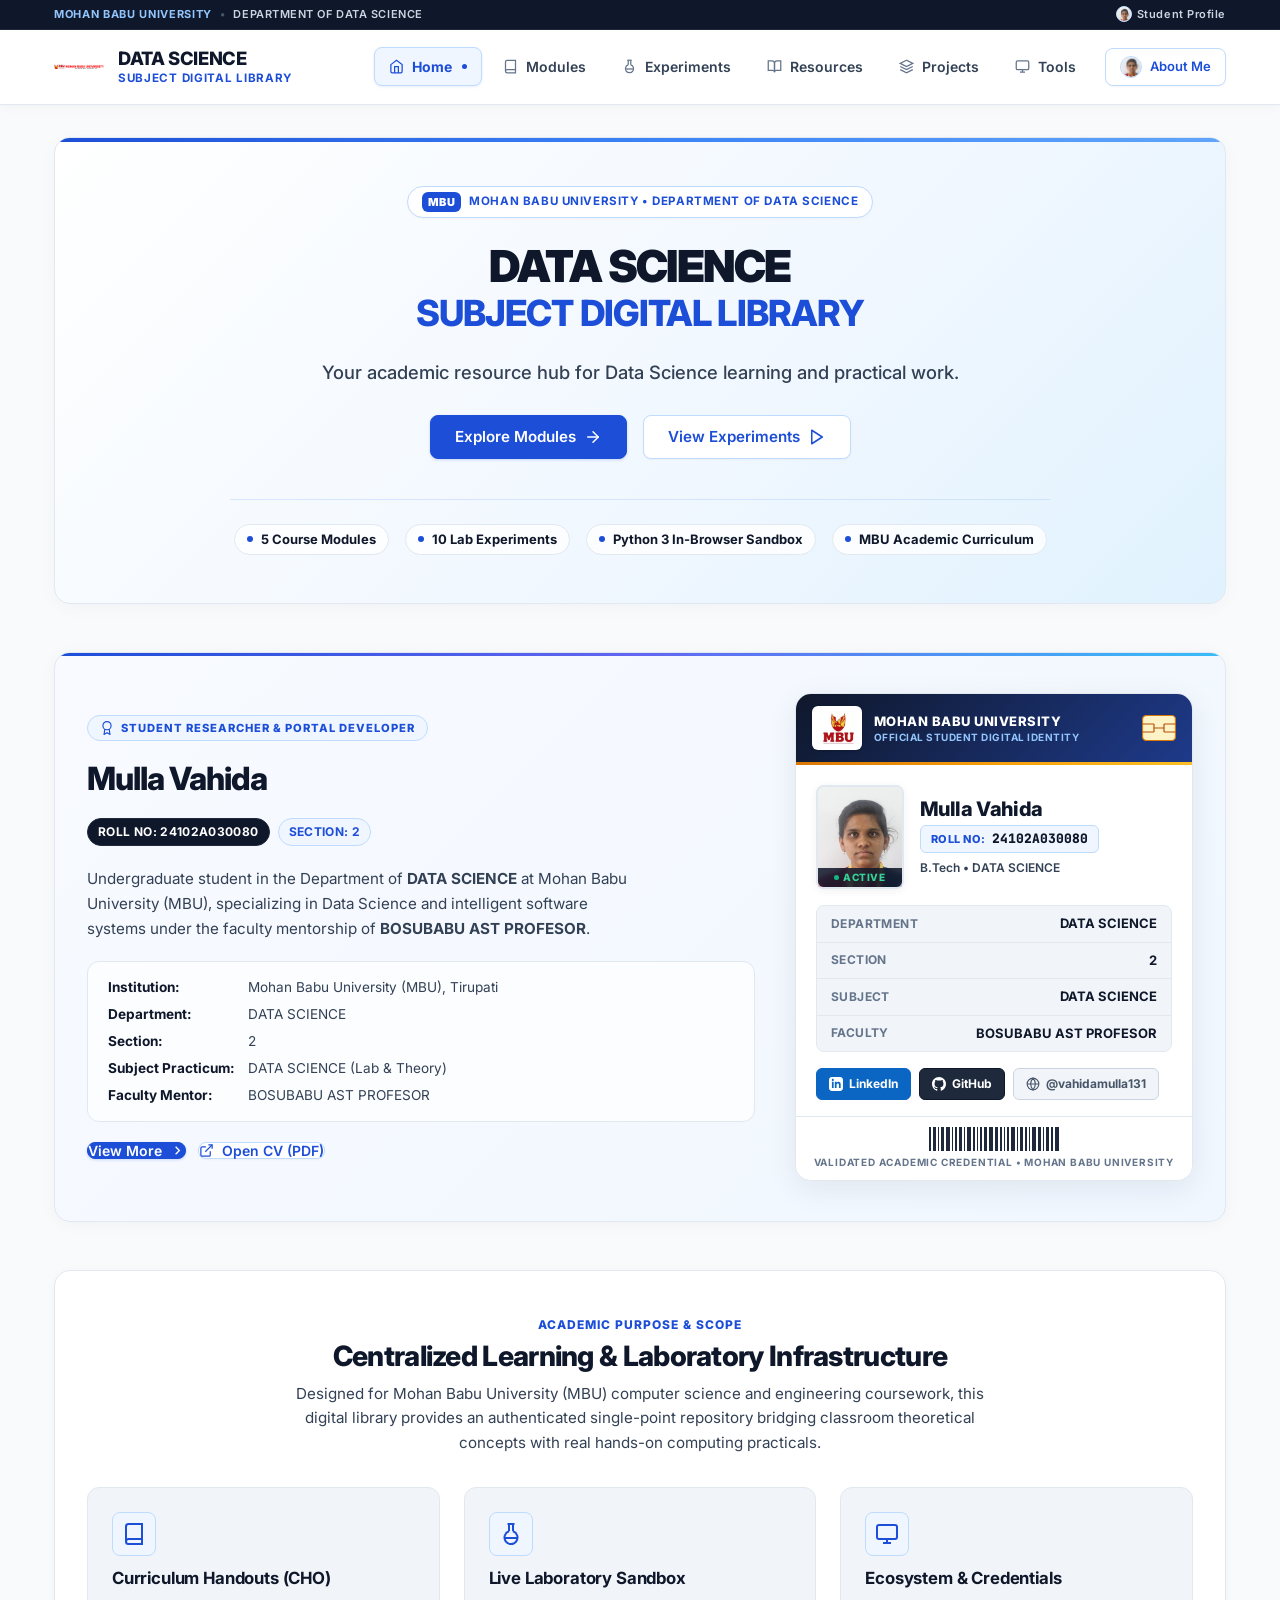
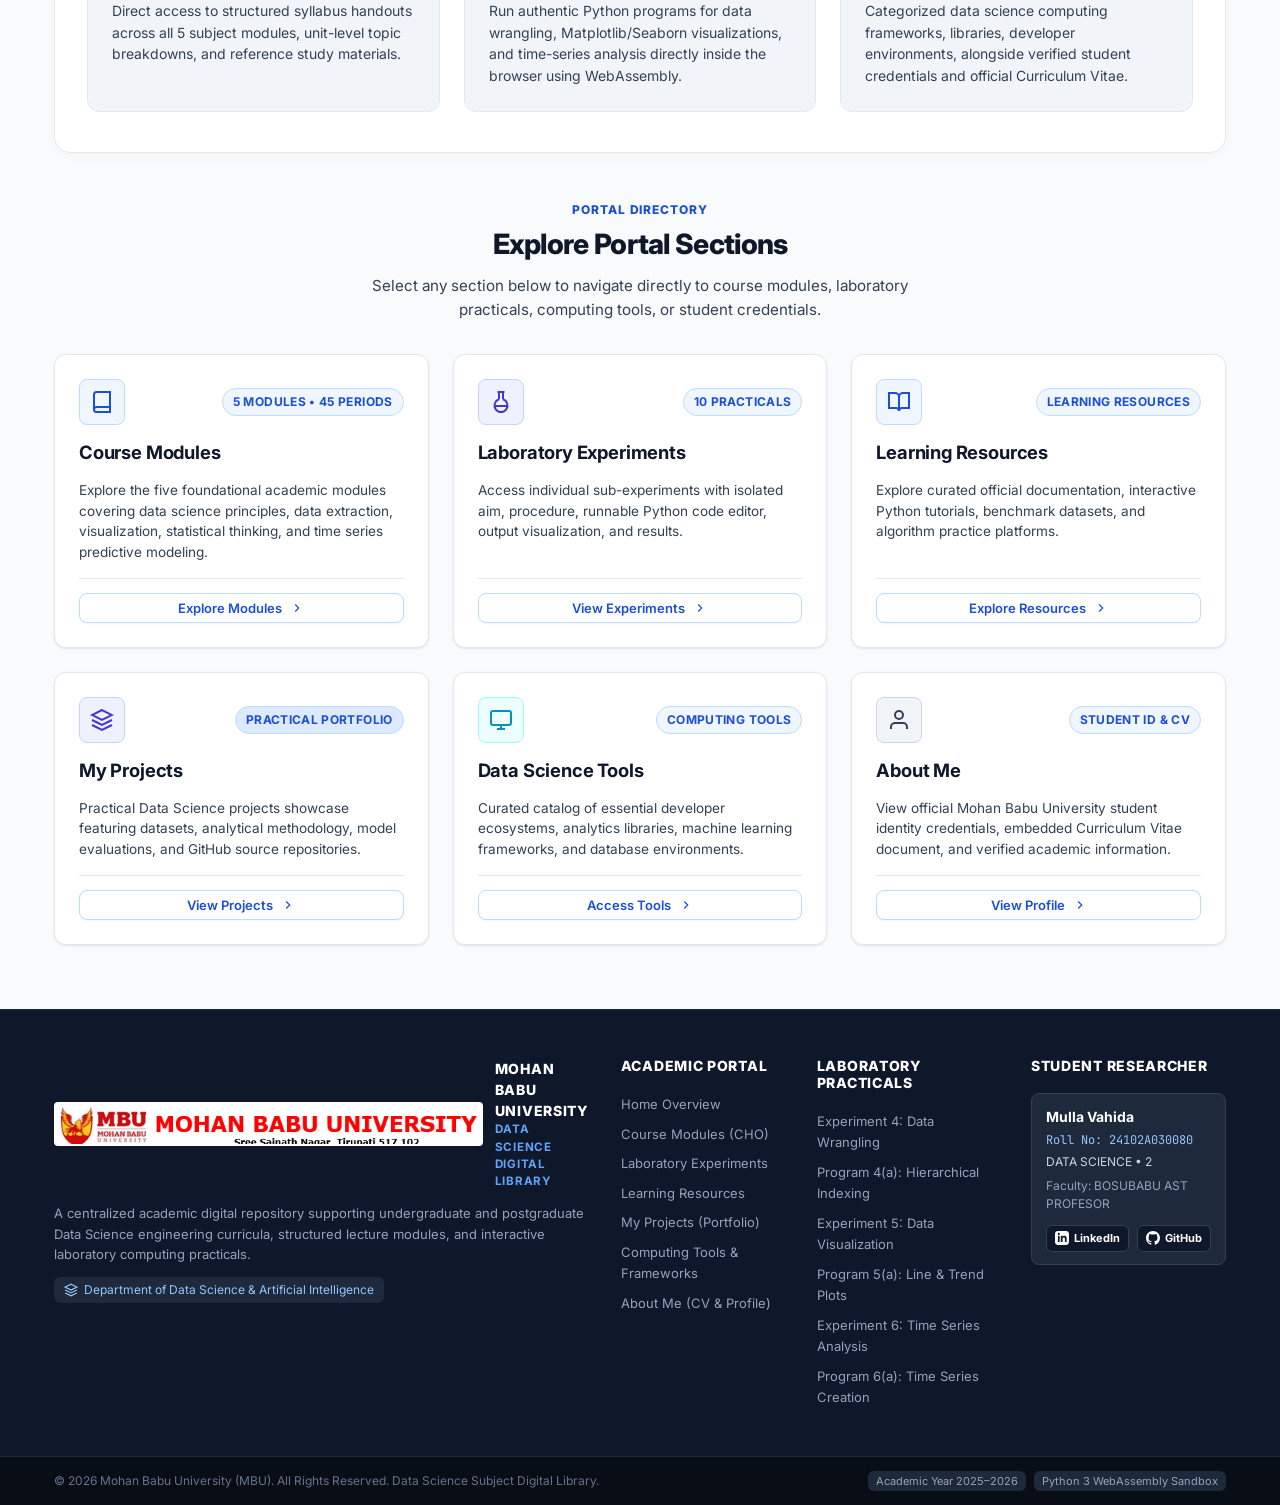
<file: index.html>
<!DOCTYPE html>
<html lang="en">
<head>
  <!-- Dynamic Base Tag: Supports both GitHub Pages (/Projrct-DS/) and Local Server (/) -->
  <script>
    (function() {
      var isGhPages = window.location.hostname.indexOf('github.io') !== -1 || window.location.pathname.indexOf('/Projrct-DS') === 0;
      var base = isGhPages ? '/Projrct-DS/' : '/';
      document.write('<base href="' + base + '">');
    })();
  </script>

  <!-- GitHub Pages SPA routing redirect receiver -->
  <script>
    (function(l) {
      if (l.search[1] === '/' ) {
        var decoded = l.search.slice(1).split('&').map(function(s) { 
          return s.replace(/~and~/g, '&');
        }).join('?');
        window.history.replaceState(null, null,
            l.pathname.slice(0, -1) + decoded + l.hash
        );
      }
    }(window.location));
  </script>
  <meta charset="UTF-8">
  <meta name="viewport" content="width=device-width, initial-scale=1.0">
  <meta name="description" content="Centralized academic digital library for the Data Science subject and laboratory at Mohan Babu University (MBU). Access course modules, lab experiments, practical procedures, and tools.">
  <meta name="theme-color" content="#0f172a">
  <title>DATA SCIENCE SUBJECT DIGITAL LIBRARY</title>
  <link rel="icon" href="data:image/svg+xml,<svg xmlns=%22http://www.w3.org/2000/svg%22 viewBox=%220 0 100 100%22><rect width=%22100%22 height=%22100%22 rx=%2220%22 fill=%22%230f172a%22/><text y=%2265%22 x=%2250%22 text-anchor=%22middle%22 font-family=%22sans-serif%22 font-size=%2250%22 font-weight=%22bold%22 fill=%22%2338bdf8%22>DS</text></svg>">

  <!-- Google Fonts: Inter -->
  <link rel="preconnect" href="https://fonts.googleapis.com">
  <link rel="preconnect" href="https://fonts.gstatic.com" crossorigin>
  <link href="https://fonts.googleapis.com/css2?family=Inter:wght@400;500;600;700&family=JetBrains+Mono:wght@400;600&display=swap" rel="stylesheet">

  <!-- Design System & Stylesheets -->
  <link rel="stylesheet" href="css/design-tokens.css">
  <link rel="stylesheet" href="css/base.css">
  <link rel="stylesheet" href="css/components.css">
  <link rel="stylesheet" href="css/pages.css">
</head>
<body>
  <!-- Root Single Page Application Mount -->
  <div id="app">
    <!-- Common Header & Navbar Mount Point -->
    <div id="header-mount"></div>

    <!-- Main Content Route Mount Point -->
    <main id="main-content" role="main"></main>

    <!-- Common Footer Mount Point -->
    <div id="footer-mount"></div>
  </div>

  <!-- Application Bootstrap -->
  <script type="module" src="js/app.js"></script>
</body>
</html>
</file>
<file: css/design-tokens.css>
/* ==========================================================================
   DESIGN TOKENS - DATA SCIENCE SUBJECT DIGITAL LIBRARY
   Mohan Babu University (MBU)
   Academic, Professional & Clean University Design System
   ========================================================================== */

:root {
  /* Color Palette - Clean Academic & Data Science Portal */
  --color-primary: #0f172a;            /* Deep Academic Slate / Charcoal Navy */
  --color-primary-light: #1e293b;
  --color-primary-dark: #020617;
  
  --color-brand-blue: #1d4ed8;         /* Professional Academic Blue */
  --color-brand-blue-hover: #1e40af;   /* Deep Blue Hover */
  --color-brand-blue-light: #eff6ff;   /* Soft Ice Blue Accent */
  --color-brand-blue-border: #bfdbfe;  /* Academic Blue Border */
  --color-brand-blue-muted: #3b82f6;

  --color-accent-gold: #b45309;        /* Subtle Institutional Gold Accent */
  --color-accent-gold-light: #fef3c7;

  /* Neutrals & Surfaces - Light & Clean */
  --color-bg-main: #f8fafc;            /* Clean light academic canvas */
  --color-surface-card: #ffffff;       /* Pure white card surface */
  --color-surface-card-hover: #ffffff;
  --color-surface-subtle: #f1f5f9;     /* Soft slate grey surface */
  --color-surface-code: #0f172a;       /* Deep slate for code editor */
  --color-surface-terminal: #090d16;   /* Console background */

  /* Typography Colors - High Contrast & Legibility */
  --color-text-main: #0f172a;          /* Dark charcoal primary text */
  --color-text-secondary: #334155;     /* Dark slate secondary text */
  --color-text-muted: #64748b;         /* Muted guidance text */
  --color-text-inverse: #ffffff;       /* Pure white text */

  /* Borders & Dividers */
  --color-border-subtle: #e2e8f0;      /* Crisp light divider */
  --color-border-medium: #cbd5e1;      /* Noticeable academic border */
  --color-border-strong: #94a3b8;      /* Strong focus border */

  /* Academic Badges & Status */
  --color-badge-bg: #e0f2fe;
  --color-badge-text: #0369a1;
  --color-badge-border: #bae6fd;

  --color-status-success-bg: #ecfdf5;
  --color-status-success-text: #065f46;
  --color-status-success-border: #a7f3d0;

  --color-status-error-bg: #fef2f2;
  --color-status-error-text: #991b1b;
  --color-status-error-border: #fecaca;

  /* Typography System */
  --font-sans: 'Inter', -apple-system, BlinkMacSystemFont, 'Segoe UI', Roboto, 'Helvetica Neue', Arial, sans-serif;
  --font-mono: 'JetBrains Mono', 'Fira Code', Consolas, Monaco, monospace;

  --font-size-xs: 0.75rem;    /* 12px */
  --font-size-sm: 0.875rem;   /* 14px */
  --font-size-base: 1rem;     /* 16px */
  --font-size-lg: 1.125rem;   /* 18px */
  --font-size-xl: 1.25rem;    /* 20px */
  --font-size-2xl: 1.5rem;    /* 24px */
  --font-size-3xl: 1.875rem;  /* 30px */
  --font-size-4xl: 2.25rem;   /* 36px */

  --font-weight-regular: 400;
  --font-weight-medium: 500;
  --font-weight-semibold: 600;
  --font-weight-bold: 700;
  --font-weight-extrabold: 800;

  --line-height-tight: 1.2;
  --line-height-snug: 1.35;
  --line-height-normal: 1.5;
  --line-height-relaxed: 1.625;

  /* Spacing Scale */
  --space-1: 0.25rem;  /* 4px */
  --space-2: 0.5rem;   /* 8px */
  --space-3: 0.75rem;  /* 12px */
  --space-4: 1rem;     /* 16px */
  --space-5: 1.25rem;  /* 20px */
  --space-6: 1.5rem;   /* 24px */
  --space-8: 2rem;     /* 32px */
  --space-10: 2.5rem;  /* 40px */
  --space-12: 3rem;    /* 48px */
  --space-16: 4rem;    /* 64px */

  /* Border Radius */
  --radius-xs: 3px;
  --radius-sm: 6px;
  --radius-md: 8px;
  --radius-lg: 12px;
  --radius-xl: 16px;
  --radius-full: 9999px;

  /* Professional Academic Shadows (Subtle, Crisp, Non-Blotchy) */
  --shadow-xs: 0 1px 2px rgba(15, 23, 42, 0.04);
  --shadow-sm: 0 1px 3px rgba(15, 23, 42, 0.06), 0 1px 2px rgba(15, 23, 42, 0.04);
  --shadow-md: 0 4px 6px -1px rgba(15, 23, 42, 0.06), 0 2px 4px -2px rgba(15, 23, 42, 0.04);
  --shadow-lg: 0 10px 15px -3px rgba(15, 23, 42, 0.06), 0 4px 6px -4px rgba(15, 23, 42, 0.03);
  --shadow-card-hover: 0 8px 16px -2px rgba(29, 78, 216, 0.08), 0 3px 6px -2px rgba(15, 23, 42, 0.04);

  /* Transitions */
  --transition-fast: 150ms cubic-bezier(0.4, 0, 0.2, 1);
  --transition-normal: 200ms cubic-bezier(0.4, 0, 0.2, 1);

  /* Layout Container */
  --container-max-width: 1220px;
}
</file>
<file: css/base.css>
/* ==========================================================================
   BASE & RESET STYLES - DATA SCIENCE SUBJECT DIGITAL LIBRARY
   Academic & Professional Digital Library Foundation
   ========================================================================== */

*, *::before, *::after {
  box-sizing: border-box;
  margin: 0;
  padding: 0;
}

html {
  font-size: 16px;
  scroll-behavior: smooth;
  -webkit-font-smoothing: antialiased;
  -moz-osx-font-smoothing: grayscale;
}

body {
  font-family: var(--font-sans);
  color: var(--color-text-main);
  background-color: var(--color-bg-main);
  line-height: var(--line-height-normal);
  min-height: 100vh;
  display: flex;
  flex-direction: column;
}

#app {
  display: flex;
  flex-direction: column;
  min-height: 100vh;
  background-color: var(--color-bg-main);
}

main#main-content {
  flex: 1;
  padding-top: var(--space-8);
  padding-bottom: var(--space-16);
}

.container {
  width: 100%;
  max-width: var(--container-max-width);
  margin-left: auto;
  margin-right: auto;
  padding-left: var(--space-6);
  padding-right: var(--space-6);
}

/* Typography Defaults */
h1, h2, h3, h4, h5, h6 {
  color: var(--color-text-main);
  font-weight: var(--font-weight-bold);
  line-height: var(--line-height-tight);
}

h1 {
  font-size: var(--font-size-3xl);
  letter-spacing: -0.025em;
}

h2 {
  font-size: var(--font-size-2xl);
  letter-spacing: -0.02em;
}

h3 {
  font-size: var(--font-size-xl);
  letter-spacing: -0.01em;
}

p {
  color: var(--color-text-secondary);
  line-height: var(--line-height-relaxed);
}

a {
  color: var(--color-brand-blue);
  text-decoration: none;
  transition: color var(--transition-fast);
}

a:hover {
  color: var(--color-brand-blue-hover);
}

/* Accessibility Focus Ring */
:focus-visible {
  outline: 2px solid var(--color-brand-blue);
  outline-offset: 2px;
}

/* Utility Helpers */
.text-center { text-align: center; }
.text-muted { color: var(--color-text-muted); }
.text-sm { font-size: var(--font-size-sm); }
.text-xs { font-size: var(--font-size-xs); }
.font-mono { font-family: var(--font-mono); }

.sr-only {
  position: absolute;
  width: 1px;
  height: 1px;
  padding: 0;
  margin: -1px;
  overflow: hidden;
  clip: rect(0, 0, 0, 0);
  white-space: nowrap;
  border: 0;
}
</file>
<file: css/components.css>
/* ==========================================================================
   REUSABLE COMPONENTS - DATA SCIENCE SUBJECT DIGITAL LIBRARY
   Mohan Babu University (MBU)
   Academic, Modern & Professional Component System
   ========================================================================== */

/* --------------------------------------------------------------------------
   1. INSTITUTIONAL HEADER & NAVBAR
   -------------------------------------------------------------------------- */
.site-header {
  background-color: var(--color-surface-card);
  border-bottom: 1px solid var(--color-border-subtle);
  position: sticky;
  top: 0;
  z-index: 100;
  box-shadow: 0 2px 10px rgba(15, 23, 42, 0.04);
}

/* Institutional Top Accent Ribbon */
.header-top-ribbon {
  background-color: #0f172a;
  color: #f8fafc;
  font-size: 0.6875rem;
  letter-spacing: 0.05em;
  border-bottom: 1px solid #1e293b;
  padding: 6px 0;
}

.ribbon-inner {
  display: flex;
  align-items: center;
  justify-content: space-between;
}

.ribbon-left {
  display: flex;
  align-items: center;
  gap: 8px;
  font-weight: 700;
}

.ribbon-univ-name {
  color: #93c5fd;
  letter-spacing: 0.06em;
}

.ribbon-sep {
  color: #475569;
}

.ribbon-dept {
  color: #cbd5e1;
  font-weight: 600;
}

.ribbon-right {
  display: flex;
  align-items: center;
}

.ribbon-link {
  display: inline-flex;
  align-items: center;
  gap: 5px;
  color: #cbd5e1;
  text-decoration: none;
  font-weight: 600;
  font-size: 0.6875rem;
  transition: color var(--transition-fast);
}

.ribbon-link:hover,
.ribbon-link.active {
  color: #60a5fa;
}

/* Main Navigation Bar Container */
.header-container {
  display: flex;
  align-items: center;
  justify-content: space-between;
  height: 74px;
  gap: var(--space-4);
}

/* Brand Section on the LEFT */
.brand-section {
  display: flex;
  align-items: center;
  gap: 14px;
  text-decoration: none;
  min-width: 0;
}

.mbu-logo-container {
  display: flex;
  align-items: center;
  justify-content: center;
  height: 50px;
  width: 50px;
  min-width: 50px;
  flex-shrink: 0;
  border-radius: var(--radius-sm);
  background: transparent;
}

.mbu-header-logo {
  height: 100%;
  max-height: 48px;
  width: auto;
  max-width: 100%;
  object-fit: contain;
  display: block;
}

.brand-text {
  display: flex;
  flex-direction: column;
  justify-content: center;
}

.brand-title-lead {
  font-size: 1.15rem;
  font-weight: 800;
  color: var(--color-primary);
  line-height: 1.15;
  letter-spacing: -0.02em;
}

.brand-title-sub {
  font-size: 0.725rem;
  font-weight: 700;
  color: var(--color-brand-blue);
  line-height: 1.25;
  letter-spacing: 0.06em;
  text-transform: uppercase;
  margin-top: 2px;
}

/* Desktop Navigation on the RIGHT */
.main-nav {
  display: flex;
  align-items: center;
}

.nav-list {
  display: flex;
  list-style: none;
  align-items: center;
  gap: 6px;
}

.nav-item {
  position: relative;
}

.nav-link {
  display: inline-flex;
  align-items: center;
  gap: 8px;
  padding: 8px 14px;
  font-size: 0.875rem;
  font-weight: 600;
  color: var(--color-text-secondary);
  border-radius: var(--radius-md);
  transition: all var(--transition-fast);
  text-decoration: none;
  border: 1px solid transparent;
}

.nav-link-icon {
  display: inline-flex;
  align-items: center;
  color: var(--color-text-muted);
  transition: color var(--transition-fast);
}

.nav-link:hover {
  color: var(--color-brand-blue);
  background-color: var(--color-brand-blue-light);
  border-color: var(--color-brand-blue-border);
}

.nav-link:hover .nav-link-icon {
  color: var(--color-brand-blue);
}

.nav-link.active {
  color: var(--color-brand-blue);
  background-color: var(--color-brand-blue-light);
  border-color: var(--color-brand-blue-border);
  box-shadow: 0 1px 3px rgba(29, 78, 216, 0.1);
  font-weight: 700;
}

.nav-link.active .nav-link-icon {
  color: var(--color-brand-blue);
}

.nav-active-pip {
  width: 5px;
  height: 5px;
  background-color: var(--color-brand-blue);
  border-radius: 50%;
  margin-left: 2px;
}

.nav-about-btn {
  margin-left: 8px;
  display: inline-flex;
  align-items: center;
  gap: 8px;
}

/* Student Navigation Circular Avatar */
.nav-avatar-wrapper {
  position: relative;
  display: inline-flex;
  align-items: center;
  justify-content: center;
  width: 22px;
  height: 22px;
  border-radius: 50%;
  overflow: hidden;
  background-color: var(--color-brand-blue-light);
  border: 1.5px solid var(--color-brand-blue-border);
  flex-shrink: 0;
  vertical-align: middle;
}

.nav-avatar-img {
  width: 100%;
  height: 100%;
  object-fit: cover;
  border-radius: 50%;
  display: block;
}

.nav-avatar-fallback {
  display: inline-flex;
  align-items: center;
  justify-content: center;
  width: 100%;
  height: 100%;
  color: var(--color-brand-blue);
}

.avatar-hidden {
  display: none !important;
}

.ribbon-avatar-wrap {
  width: 16px;
  height: 16px;
  border-width: 1px;
}

.mobile-avatar-wrap {
  width: 24px;
  height: 24px;
}

/* Mobile Hamburger Menu */
.mobile-menu-btn {
  display: none;
  background: var(--color-surface-card);
  border: 1px solid var(--color-border-subtle);
  border-radius: var(--radius-md);
  padding: var(--space-2);
  cursor: pointer;
  color: var(--color-text-main);
  align-items: center;
  justify-content: center;
  width: 42px;
  height: 42px;
  transition: all var(--transition-fast);
}

.mobile-menu-btn:hover {
  background-color: var(--color-surface-subtle);
  border-color: var(--color-border-medium);
}

.mobile-nav-drawer {
  display: none;
  position: absolute;
  top: 100%;
  left: 0;
  right: 0;
  background-color: var(--color-surface-card);
  border-bottom: 1px solid var(--color-border-subtle);
  box-shadow: var(--shadow-lg);
  padding: var(--space-4) var(--space-6);
  z-index: 99;
}

.mobile-nav-drawer.open {
  display: block;
}

.mobile-nav-list {
  display: flex;
  flex-direction: column;
  list-style: none;
  gap: var(--space-2);
}

.mobile-nav-list .nav-link {
  width: 100%;
  padding: 10px 14px;
}

/* --------------------------------------------------------------------------
   2. BUTTON SYSTEM (Consistent Academic Standard)
   -------------------------------------------------------------------------- */
.btn {
  display: inline-flex;
  align-items: center;
  justify-content: center;
  gap: 8px;
  font-family: var(--font-sans);
  font-size: 0.875rem;
  font-weight: 600;
  line-height: 1;
  border-radius: var(--radius-md);
  border: 1px solid transparent;
  cursor: pointer;
  text-decoration: none;
  transition: all var(--transition-fast);
  white-space: nowrap;
}

.btn:focus-visible {
  outline: 2px solid var(--color-brand-blue);
  outline-offset: 2px;
}

/* Primary Button (Academic Blue) */
.btn-primary {
  background-color: var(--color-brand-blue);
  color: #ffffff;
  border-color: var(--color-brand-blue);
  box-shadow: 0 1px 3px rgba(29, 78, 216, 0.2);
}

.btn-primary:hover {
  background-color: var(--color-brand-blue-hover);
  border-color: var(--color-brand-blue-hover);
  color: #ffffff;
  box-shadow: 0 4px 12px rgba(29, 78, 216, 0.25);
  transform: translateY(-1px);
}

.btn-primary:active {
  transform: translateY(0);
}

/* Secondary & Outline Button */
.btn-secondary,
.btn-outline {
  background-color: #ffffff;
  color: var(--color-brand-blue);
  border-color: var(--color-brand-blue-border);
  box-shadow: 0 1px 2px rgba(15, 23, 42, 0.04);
}

.btn-secondary:hover,
.btn-outline:hover {
  background-color: var(--color-brand-blue-light);
  border-color: var(--color-brand-blue);
  color: var(--color-brand-blue-hover);
  transform: translateY(-1px);
}

.btn-secondary:active,
.btn-outline:active {
  transform: translateY(0);
}

/* Button Sizes */
.btn-xs {
  padding: 5px 10px;
  font-size: 0.75rem;
  border-radius: var(--radius-sm);
}

.btn-sm {
  padding: 7px 14px;
  font-size: 0.8125rem;
}

.btn-md {
  padding: 9px 18px;
  font-size: 0.875rem;
}

.btn-lg {
  padding: 12px 24px;
  font-size: 1rem;
  border-radius: var(--radius-lg);
}

.btn:disabled {
  opacity: 0.6;
  cursor: not-allowed;
  transform: none !important;
}

/* --------------------------------------------------------------------------
   3. CARD SYSTEM
   -------------------------------------------------------------------------- */
.card {
  background-color: var(--color-surface-card);
  border: 1px solid var(--color-border-subtle);
  border-radius: var(--radius-lg);
  box-shadow: var(--shadow-sm);
  transition: border-color var(--transition-fast), box-shadow var(--transition-fast), transform var(--transition-fast);
}

.card:hover {
  border-color: var(--color-brand-blue-border);
  box-shadow: 0 10px 24px -4px rgba(15, 23, 42, 0.08);
}

/* Academic Badges */
.badge {
  display: inline-flex;
  align-items: center;
  gap: 6px;
  padding: 4px 10px;
  font-size: 0.75rem;
  font-weight: 700;
  border-radius: var(--radius-full);
  letter-spacing: 0.03em;
  text-transform: uppercase;
}

.badge-primary {
  background-color: #0f172a;
  color: #ffffff;
  border: 1px solid #1e293b;
}

.badge-academic {
  background-color: var(--color-brand-blue-light);
  color: var(--color-brand-blue);
  border: 1px solid var(--color-brand-blue-border);
}

.badge-future {
  background-color: var(--color-surface-subtle);
  color: var(--color-text-muted);
  border: 1px solid var(--color-border-subtle);
}

.badge-accent {
  background-color: #fef3c7;
  color: #b45309;
  border: 1px solid #fde68a;
}

.badge-accent-blue {
  background-color: #dbeafe;
  color: #1d4ed8;
  border: 1px solid #bfdbfe;
}

.badge-draft {
  background-color: #f1f5f9;
  color: #475569;
  border: 1px solid #cbd5e1;
}

/* --------------------------------------------------------------------------
   4. DIGITAL STUDENT ID CARD COMPONENT
   -------------------------------------------------------------------------- */
.digital-id-card {
  background-color: #ffffff;
  border: 1px solid var(--color-border-subtle);
  border-radius: var(--radius-xl);
  box-shadow: 0 8px 30px rgba(15, 23, 42, 0.08);
  overflow: hidden;
  max-width: 440px;
  width: 100%;
  margin: 0 auto;
  position: relative;
  transition: transform var(--transition-normal), box-shadow var(--transition-normal);
}

.digital-id-card:hover {
  transform: translateY(-2px);
  box-shadow: 0 16px 40px rgba(15, 23, 42, 0.12);
  border-color: var(--color-brand-blue-border);
}

/* ID Card Top Header */
.id-card-top-bar {
  background: linear-gradient(135deg, #0f172a 0%, #1e3a8a 100%);
  color: #ffffff;
  padding: 12px 16px;
  display: flex;
  align-items: center;
  justify-content: space-between;
  gap: 12px;
  box-sizing: border-box;
}

.id-univ-header-left {
  display: flex;
  align-items: center;
  gap: 12px;
  min-width: 0;
  flex: 1;
}

.id-card-mbu-crest {
  height: 44px;
  width: 50px;
  object-fit: contain;
  background-color: #ffffff;
  border-radius: 6px;
  padding: 2px 4px;
  flex-shrink: 0;
  box-shadow: 0 1px 3px rgba(0, 0, 0, 0.2);
  border: 1px solid rgba(255, 255, 255, 0.25);
  box-sizing: border-box;
}

.id-univ-info {
  display: flex;
  flex-direction: column;
  justify-content: center;
  min-width: 0;
  gap: 2px;
}

.id-univ-title {
  font-size: 0.8125rem;
  font-weight: 800;
  letter-spacing: 0.04em;
  color: #ffffff;
  line-height: 1.25;
  white-space: nowrap;
}

.id-card-subtitle {
  font-size: 0.625rem;
  font-weight: 700;
  color: #93c5fd;
  letter-spacing: 0.05em;
  text-transform: uppercase;
  line-height: 1.2;
  white-space: nowrap;
}

.id-chip-emblem {
  display: flex;
  align-items: center;
  flex-shrink: 0;
}

@media (max-width: 480px) {
  .id-card-top-bar {
    padding: 10px 12px;
    gap: 8px;
  }
  .id-univ-header-left {
    gap: 8px;
  }
  .id-card-mbu-crest {
    height: 38px;
    width: 44px;
    padding: 2px 3px;
  }
  .id-univ-title {
    font-size: 0.72rem;
    letter-spacing: 0.02em;
    white-space: normal;
  }
  .id-card-subtitle {
    font-size: 0.54rem;
    letter-spacing: 0.03em;
    white-space: normal;
  }
  .id-chip-emblem svg {
    width: 28px;
    height: 22px;
  }
}

.id-gold-divider {
  height: 3px;
  background: linear-gradient(90deg, #d97706 0%, #f59e0b 50%, #fbbf24 100%);
}

/* ID Card Content Body */
.id-card-content {
  padding: 20px 20px 16px;
  display: flex;
  flex-direction: column;
  gap: 16px;
}

.id-profile-row {
  display: flex;
  align-items: center;
  gap: 16px;
}

.id-photo-frame {
  width: 88px;
  height: 104px;
  min-width: 88px;
  border-radius: var(--radius-md);
  border: 2px solid var(--color-border-subtle);
  overflow: hidden;
  background-color: var(--color-surface-subtle);
  box-shadow: 0 2px 8px rgba(0, 0, 0, 0.06);
  position: relative;
}

.id-student-photo {
  width: 100%;
  height: 100%;
  object-fit: cover;
  display: block;
}

.id-photo-badge {
  position: absolute;
  bottom: 0;
  left: 0;
  right: 0;
  background-color: rgba(15, 23, 42, 0.85);
  backdrop-filter: blur(2px);
  color: #34d399;
  font-size: 0.625rem;
  font-weight: 800;
  letter-spacing: 0.05em;
  display: flex;
  align-items: center;
  justify-content: center;
  gap: 4px;
  padding: 2px 0;
}

.id-badge-dot {
  width: 5px;
  height: 5px;
  background-color: #10b981;
  border-radius: 50%;
}

.id-primary-block {
  display: flex;
  flex-direction: column;
  gap: 4px;
  flex: 1;
}

.id-name-field {
  font-size: 1.25rem;
  font-weight: 800;
  color: var(--color-primary);
  letter-spacing: -0.02em;
  margin: 0;
  line-height: 1.2;
}

.id-roll-field {
  display: inline-flex;
  align-items: center;
  gap: 6px;
  background-color: var(--color-brand-blue-light);
  border: 1px solid var(--color-brand-blue-border);
  padding: 3px 10px;
  border-radius: var(--radius-sm);
  width: fit-content;
}

.id-field-tag {
  font-size: 0.6875rem;
  font-weight: 800;
  color: var(--color-brand-blue);
  letter-spacing: 0.05em;
}

.id-roll-value {
  font-family: var(--font-mono);
  font-size: 0.8125rem;
  font-weight: 800;
  color: var(--color-primary);
}

.id-program-tag {
  font-size: 0.75rem;
  color: var(--color-text-secondary);
  font-weight: 600;
  margin-top: 2px;
}

/* Credentials Table */
.id-details-table {
  display: grid;
  grid-template-columns: 1fr;
  background-color: var(--color-surface-subtle);
  border: 1px solid var(--color-border-subtle);
  border-radius: var(--radius-md);
  overflow: hidden;
}

.id-detail-row {
  display: flex;
  justify-content: space-between;
  align-items: center;
  padding: 8px 14px;
  border-bottom: 1px solid var(--color-border-subtle);
}

.id-detail-row:last-child {
  border-bottom: none;
}

.id-detail-label {
  font-size: 0.75rem;
  font-weight: 700;
  color: var(--color-text-muted);
  text-transform: uppercase;
  letter-spacing: 0.04em;
}

.id-detail-value {
  font-size: 0.8125rem;
  font-weight: 700;
  color: var(--color-primary);
  text-align: right;
}

/* Social Buttons */
.id-social-section {
  display: flex;
  align-items: center;
  gap: 8px;
  flex-wrap: wrap;
}

.id-social-badge {
  display: inline-flex;
  align-items: center;
  gap: 6px;
  padding: 6px 12px;
  border-radius: var(--radius-sm);
  font-size: 0.75rem;
  font-weight: 700;
  text-decoration: none;
  transition: all var(--transition-fast);
}

.id-social-linkedin {
  background-color: #0a66c2;
  color: #ffffff;
  border: 1px solid #0a66c2;
}

.id-social-linkedin:hover {
  background-color: #004182;
  color: #ffffff;
}

.id-social-github {
  background-color: #1e293b;
  color: #ffffff;
  border: 1px solid #0f172a;
}

.id-social-github:hover {
  background-color: #0f172a;
  color: #ffffff;
}

.id-social-handle {
  background-color: #f1f5f9;
  color: #475569;
  border: 1px solid #cbd5e1;
}

/* Barcode Strip */
.id-barcode-strip {
  border-top: 1px solid var(--color-border-subtle);
  background-color: #ffffff;
  padding: 10px 18px;
  display: flex;
  flex-direction: column;
  gap: 4px;
  align-items: center;
}

.id-barcode-lines {
  display: flex;
  align-items: center;
  gap: 2px;
  height: 24px;
  width: 100%;
  justify-content: center;
}

.id-barcode-lines span {
  display: inline-block;
  background-color: #1e293b;
  height: 100%;
  width: 2px;
}

.id-barcode-lines span:nth-child(2n) {
  width: 3px;
}

.id-barcode-lines span:nth-child(3n) {
  width: 1px;
}

.id-barcode-lines span:nth-child(5n) {
  width: 4px;
}

.id-auth-caption {
  font-size: 0.625rem;
  font-weight: 700;
  letter-spacing: 0.08em;
  color: #64748b;
  text-transform: uppercase;
}

/* --------------------------------------------------------------------------
   5. CV DOCUMENT COMPONENT
   -------------------------------------------------------------------------- */
.cv-document-wrapper {
  background-color: #ffffff;
  border: 1px solid var(--color-border-subtle);
  border-radius: var(--radius-lg);
  box-shadow: var(--shadow-sm);
  display: flex;
  flex-direction: column;
  overflow: hidden;
  height: 680px;
}

.cv-action-bar {
  background-color: var(--color-surface-subtle);
  border-bottom: 1px solid var(--color-border-subtle);
  padding: 14px 18px;
  display: flex;
  align-items: center;
  justify-content: space-between;
  gap: 12px;
}

.cv-title-info {
  display: flex;
  flex-direction: column;
}

.cv-document-title {
  font-size: 0.95rem;
  font-weight: 700;
  color: var(--color-primary);
  margin: 0;
}

.cv-file-meta {
  font-size: 0.75rem;
  color: var(--color-text-muted);
}

.cv-buttons-group {
  display: flex;
  align-items: center;
  gap: 8px;
}

.cv-viewer-container {
  flex: 1;
  width: 100%;
  background-color: #334155;
  overflow: hidden;
}

.cv-pdf-frame {
  width: 100%;
  height: 100%;
  border: none;
  display: block;
}

/* --------------------------------------------------------------------------
   6. MODULE CARD COMPONENT
   -------------------------------------------------------------------------- */
.module-card {
  padding: 24px;
  display: flex;
  flex-direction: column;
  justify-content: space-between;
  gap: 16px;
  border-radius: var(--radius-lg);
}

.module-card-top-row {
  display: flex;
  align-items: center;
  justify-content: space-between;
}

.module-number-badge {
  font-size: 0.75rem;
  font-weight: 800;
  letter-spacing: 0.06em;
  color: var(--color-brand-blue);
  background-color: var(--color-brand-blue-light);
  padding: 4px 10px;
  border-radius: var(--radius-sm);
  border: 1px solid var(--color-brand-blue-border);
}

.module-title-text {
  font-size: 1.15rem;
  font-weight: 700;
  color: var(--color-primary);
  line-height: 1.35;
  margin: 0 0 8px 0;
}

.module-desc-snippet {
  font-size: 0.875rem;
  color: var(--color-text-secondary);
  line-height: 1.5;
  margin: 0 0 14px 0;
}

.module-pills-row {
  display: flex;
  align-items: center;
  gap: 8px;
  flex-wrap: wrap;
}

.module-mini-pill {
  display: inline-flex;
  align-items: center;
  gap: 5px;
  font-size: 0.75rem;
  font-weight: 600;
  color: var(--color-text-muted);
  background-color: var(--color-surface-subtle);
  border: 1px solid var(--color-border-subtle);
  padding: 3px 8px;
  border-radius: var(--radius-sm);
}

.module-mini-pill svg {
  color: var(--color-brand-blue);
}

.module-card-footer {
  border-top: 1px solid var(--color-border-subtle);
  padding-top: 16px;
}

.view-module-btn {
  width: 100%;
}

/* --------------------------------------------------------------------------
   7. EXPERIMENT CARD COMPONENT
   -------------------------------------------------------------------------- */
.experiment-card {
  padding: 24px;
  display: flex;
  flex-direction: column;
  justify-content: space-between;
  gap: 16px;
  border-radius: var(--radius-lg);
}

.experiment-card-header {
  display: flex;
  align-items: center;
  justify-content: space-between;
}

.experiment-number-badge {
  font-size: 0.75rem;
  font-weight: 800;
  letter-spacing: 0.05em;
  text-transform: uppercase;
  color: var(--color-brand-blue);
  background-color: var(--color-brand-blue-light);
  padding: 4px 10px;
  border-radius: var(--radius-sm);
  border: 1px solid var(--color-brand-blue-border);
}

.experiment-card-title {
  font-size: 1.05rem;
  font-weight: 700;
  color: var(--color-primary);
  line-height: 1.35;
  margin: 0 0 6px 0;
}

.experiment-card-aim-snippet {
  font-size: 0.8125rem;
  color: var(--color-text-secondary);
  line-height: 1.5;
  margin: 0;
}

.card-subexp-container {
  margin-top: 12px;
  border-top: 1px solid var(--color-border-subtle);
  padding-top: 10px;
}

.subexp-strip-label {
  display: block;
  font-size: 0.6875rem;
  font-weight: 800;
  letter-spacing: 0.06em;
  color: var(--color-text-muted);
  text-transform: uppercase;
  margin-bottom: 6px;
}

.card-subexp-chips {
  display: flex;
  align-items: center;
  gap: 6px;
  flex-wrap: wrap;
}

.subexp-chip-link {
  display: inline-flex;
  align-items: center;
  padding: 4px 9px;
  background-color: var(--color-surface-subtle);
  border: 1px solid var(--color-border-subtle);
  border-radius: var(--radius-sm);
  font-size: 0.75rem;
  font-weight: 800;
  color: var(--color-brand-blue);
  text-decoration: none;
  transition: all var(--transition-fast);
}

.subexp-chip-link:hover {
  background-color: var(--color-brand-blue-light);
  border-color: var(--color-brand-blue);
  transform: translateY(-1px);
}

.experiment-card-footer {
  border-top: 1px solid var(--color-border-subtle);
  padding-top: 14px;
}

.view-exp-btn {
  width: 100%;
}

/* --------------------------------------------------------------------------
   8. CODE EDITOR & CONSOLE
   -------------------------------------------------------------------------- */
.code-editor-workbench {
  border: 1px solid var(--color-border-subtle);
  border-radius: var(--radius-lg);
  overflow: hidden;
  box-shadow: 0 4px 20px rgba(15, 23, 42, 0.06);
  background-color: var(--color-surface-card);
}

.editor-toolbar {
  background-color: #0f172a;
  border-bottom: 1px solid #1e293b;
  padding: 10px 18px;
  display: flex;
  align-items: center;
  justify-content: space-between;
}

.editor-file-info {
  display: flex;
  align-items: center;
  gap: 8px;
}

.editor-file-badge {
  background-color: #2563eb;
  color: #ffffff;
  font-size: 0.6875rem;
  font-weight: 700;
  padding: 2px 8px;
  border-radius: var(--radius-sm);
  text-transform: uppercase;
}

.editor-file-name {
  color: #94a3b8;
  font-family: var(--font-mono);
  font-size: 0.8125rem;
}

.editor-actions-group {
  display: flex;
  align-items: center;
  gap: 8px;
}

.editor-canvas {
  display: flex;
  min-height: 280px;
  max-height: 520px;
  background-color: #090d16;
}

.editor-line-numbers {
  width: 52px;
  min-width: 52px;
  background-color: #0b1120;
  border-right: 1px solid #1e293b;
  padding: 14px 6px;
  display: flex;
  flex-direction: column;
  text-align: right;
  user-select: none;
  font-family: var(--font-mono);
  font-size: 0.8125rem;
  line-height: 1.6;
  color: #475569;
  overflow: hidden;
}

.editor-textarea {
  flex: 1;
  background-color: transparent;
  color: #f8fafc;
  border: none;
  resize: vertical;
  padding: 14px 16px;
  font-family: var(--font-mono);
  font-size: 0.8125rem;
  line-height: 1.6;
  outline: none;
  white-space: pre;
  overflow-x: auto;
  tab-size: 4;
}

.output-console-box {
  background-color: #0b0f19;
  border-top: 1px solid #1e293b;
}

.output-console-header {
  background-color: #0f172a;
  border-bottom: 1px solid #1e293b;
  padding: 8px 16px;
  display: flex;
  align-items: center;
  justify-content: space-between;
}

.output-header-left {
  display: flex;
  align-items: center;
  gap: 10px;
}

.output-console-title {
  font-size: 0.6875rem;
  font-weight: 800;
  letter-spacing: 0.08em;
  color: #94a3b8;
  text-transform: uppercase;
}

.output-status-indicator {
  font-size: 0.6875rem;
  font-weight: 700;
  padding: 2px 8px;
  border-radius: var(--radius-sm);
  background-color: #1e293b;
  color: #94a3b8;
}

.output-status-indicator.ready {
  background-color: rgba(16, 185, 129, 0.2);
  color: #34d399;
  border: 1px solid rgba(16, 185, 129, 0.3);
}

.output-status-indicator.error {
  background-color: rgba(239, 68, 68, 0.2);
  color: #f87171;
  border: 1px solid rgba(239, 68, 68, 0.3);
}

.output-status-indicator.running {
  background-color: rgba(59, 130, 246, 0.2);
  color: #60a5fa;
  border: 1px solid rgba(59, 130, 246, 0.3);
}

.btn-console-clear {
  background: none;
  border: none;
  color: #64748b;
  font-size: 0.75rem;
  cursor: pointer;
  padding: 2px 6px;
  border-radius: var(--radius-sm);
  transition: color var(--transition-fast);
}

.btn-console-clear:hover {
  color: #cbd5e1;
}

.output-console-body {
  padding: 16px;
  min-height: 120px;
  max-height: 480px;
  overflow-y: auto;
  font-family: var(--font-mono);
  font-size: 0.8125rem;
  line-height: 1.55;
  color: #e2e8f0;
}

.output-placeholder-text {
  color: #64748b;
  font-style: italic;
  font-size: 0.8125rem;
}

.output-loading-text {
  color: #60a5fa;
  display: flex;
  align-items: center;
  gap: 8px;
}

.spinner-dot {
  width: 8px;
  height: 8px;
  background-color: #60a5fa;
  border-radius: 50%;
  animation: pulseDot 1s infinite alternate;
}

@keyframes pulseDot {
  from { opacity: 0.3; transform: scale(0.8); }
  to { opacity: 1; transform: scale(1.2); }
}

.output-stdout-text {
  color: #e2e8f0;
  white-space: pre-wrap;
  margin: 0 0 10px 0;
}

/* --------------------------------------------------------------------------
   9. MODAL COMPONENT
   -------------------------------------------------------------------------- */
.modal-overlay {
  position: fixed;
  inset: 0;
  background-color: rgba(15, 23, 42, 0.65);
  backdrop-filter: blur(3px);
  display: flex;
  align-items: center;
  justify-content: center;
  padding: var(--space-4);
  z-index: 200;
  opacity: 0;
  visibility: hidden;
  transition: all var(--transition-normal);
}

.modal-overlay.open {
  opacity: 1;
  visibility: visible;
}

.modal-container {
  background-color: var(--color-surface-card);
  border: 1px solid var(--color-border-subtle);
  border-radius: var(--radius-xl);
  box-shadow: 0 20px 40px rgba(15, 23, 42, 0.2);
  width: 100%;
  max-width: 620px;
  max-height: 90vh;
  overflow-y: auto;
  transform: translateY(12px);
  transition: transform var(--transition-normal);
}

.modal-overlay.open .modal-container {
  transform: translateY(0);
}

.modal-header {
  padding: 18px 24px;
  border-bottom: 1px solid var(--color-border-subtle);
  display: flex;
  align-items: center;
  justify-content: space-between;
}

.modal-title {
  font-size: 1.15rem;
  font-weight: 700;
  color: var(--color-primary);
  margin: 0;
}

.modal-close-btn {
  background: none;
  border: none;
  color: var(--color-text-muted);
  font-size: 1.5rem;
  line-height: 1;
  cursor: pointer;
  padding: 4px;
  border-radius: var(--radius-sm);
  transition: color var(--transition-fast);
}

.modal-close-btn:hover {
  color: var(--color-text-main);
}

.modal-body {
  padding: 24px;
}

/* --------------------------------------------------------------------------
   10. SITE FOOTER (4-Column Academic Architecture)
   -------------------------------------------------------------------------- */
.site-footer {
  background-color: #0f172a;
  color: #cbd5e1;
  border-top: 1px solid #1e293b;
  margin-top: auto;
  font-size: 0.875rem;
}

.footer-main-container {
  padding-top: var(--space-12);
  padding-bottom: var(--space-12);
}

.footer-grid {
  display: grid;
  grid-template-columns: 1.4fr 0.9fr 1fr 1fr;
  gap: var(--space-8);
}

.footer-col {
  display: flex;
  flex-direction: column;
  gap: 12px;
}

.footer-brand-header {
  display: flex;
  align-items: center;
  gap: 12px;
}

.footer-univ-logo {
  height: 44px;
  width: auto;
  object-fit: contain;
  background-color: #ffffff;
  border-radius: 4px;
  padding: 2px 4px;
}

.footer-brand-titles {
  display: flex;
  flex-direction: column;
}

.footer-brand-univ {
  font-size: 0.875rem;
  font-weight: 800;
  color: #ffffff;
  letter-spacing: 0.05em;
}

.footer-brand-portal {
  font-size: 0.725rem;
  font-weight: 700;
  color: #60a5fa;
  letter-spacing: 0.06em;
  text-transform: uppercase;
}

.footer-desc {
  font-size: 0.8125rem;
  line-height: 1.6;
  color: #94a3b8;
  margin: 0;
}

.footer-dept-badge {
  display: inline-flex;
  align-items: center;
  gap: 6px;
  font-size: 0.75rem;
  color: #93c5fd;
  background-color: #1e293b;
  padding: 4px 10px;
  border-radius: var(--radius-sm);
  width: fit-content;
}

.footer-heading {
  font-size: 0.875rem;
  font-weight: 800;
  color: #ffffff;
  letter-spacing: 0.05em;
  text-transform: uppercase;
  margin: 0 0 6px 0;
  position: relative;
}

.footer-links-list {
  list-style: none;
  display: flex;
  flex-direction: column;
  gap: 8px;
}

.footer-links-list a {
  color: #94a3b8;
  text-decoration: none;
  font-size: 0.8125rem;
  transition: all var(--transition-fast);
}

.footer-links-list a:hover {
  color: #60a5fa;
  transform: translateX(2px);
}

.footer-student-card {
  background-color: #1e293b;
  border: 1px solid #334155;
  border-radius: var(--radius-md);
  padding: 12px 14px;
  display: flex;
  flex-direction: column;
  gap: 4px;
}

.footer-student-name {
  color: #ffffff;
  font-size: 0.875rem;
  font-weight: 700;
}

.footer-student-meta {
  font-family: var(--font-mono);
  font-size: 0.75rem;
  color: #93c5fd;
}

.footer-student-dept {
  font-size: 0.75rem;
  color: #cbd5e1;
}

.footer-faculty-line {
  font-size: 0.75rem;
  color: #94a3b8;
  margin-top: 2px;
}

.footer-social-row {
  display: flex;
  align-items: center;
  gap: 8px;
  margin-top: 8px;
}

.footer-social-btn {
  display: inline-flex;
  align-items: center;
  gap: 5px;
  font-size: 0.6875rem;
  font-weight: 700;
  color: #ffffff;
  background-color: #0f172a;
  border: 1px solid #334155;
  padding: 4px 8px;
  border-radius: var(--radius-sm);
  text-decoration: none;
  transition: all var(--transition-fast);
}

.footer-social-btn:hover {
  background-color: #2563eb;
  border-color: #2563eb;
}

.footer-bottom-strip {
  border-top: 1px solid #1e293b;
  padding: 14px 0;
  background-color: #090d16;
}

.footer-bottom-inner {
  display: flex;
  align-items: center;
  justify-content: space-between;
  flex-wrap: wrap;
  gap: 12px;
}

.footer-copy {
  font-size: 0.75rem;
  color: #64748b;
  margin: 0;
}

.footer-bottom-meta {
  display: flex;
  align-items: center;
  gap: 8px;
}

.footer-meta-pill {
  font-size: 0.6875rem;
  color: #94a3b8;
  background-color: #1e293b;
  padding: 2px 8px;
  border-radius: var(--radius-sm);
}
</file>
<file: css/pages.css>
/* ==========================================================================
   PAGE SPECIFIC STYLES - DATA SCIENCE SUBJECT DIGITAL LIBRARY
   Academic & Professional Digital Library Layouts
   ========================================================================== */

/* --------------------------------------------------------------------------
   1. SECTION HEADERS COMMON TO INNER PAGES
   -------------------------------------------------------------------------- */
.section-header-row {
  display: flex;
  align-items: flex-start;
  justify-content: space-between;
  margin-bottom: var(--space-8);
  gap: var(--space-4);
  flex-wrap: wrap;
}

.section-title-wrap {
  display: flex;
  flex-direction: column;
  gap: var(--space-1);
}

.header-pre-badge {
  margin-bottom: var(--space-2);
}

.section-page-title {
  font-size: 2rem;
  font-weight: 800;
  color: var(--color-primary);
  letter-spacing: -0.03em;
  line-height: 1.15;
  margin: 0;
}

.section-subtitle {
  font-size: 0.95rem;
  color: var(--color-text-secondary);
  line-height: 1.5;
  margin: 0;
}

.section-actions {
  display: flex;
  align-items: center;
  gap: 12px;
}

.section-eyebrow {
  font-size: 0.75rem;
  font-weight: 800;
  color: var(--color-brand-blue);
  letter-spacing: 0.08em;
  text-transform: uppercase;
}

.section-title-large {
  font-size: 1.75rem;
  font-weight: 800;
  color: var(--color-primary);
  letter-spacing: -0.025em;
  line-height: 1.25;
  margin: 4px 0 8px 0;
}

.section-desc-lead {
  font-size: 0.95rem;
  color: var(--color-text-secondary);
  line-height: 1.6;
}

/* --------------------------------------------------------------------------
   2. HOME PAGE (MODERN UNIVERSITY HERO, INTRO & NAVIGATION CARDS)
   -------------------------------------------------------------------------- */
.home-page-container {
  width: 100%;
  display: flex;
  flex-direction: column;
  gap: var(--space-12);
}

/* Hero Section */
.home-hero-section {
  background: linear-gradient(135deg, #ffffff 0%, #f0f7ff 60%, #e0f2fe 100%);
  border: 1px solid var(--color-border-subtle);
  border-radius: var(--radius-xl);
  padding: var(--space-12) var(--space-8);
  box-shadow: 0 4px 20px -2px rgba(15, 23, 42, 0.04);
  text-align: center;
  position: relative;
  overflow: hidden;
}

.home-hero-section::before {
  content: '';
  position: absolute;
  top: 0;
  left: 0;
  right: 0;
  height: 4px;
  background: linear-gradient(90deg, #1d4ed8 0%, #3b82f6 50%, #60a5fa 100%);
}

.home-hero-inner {
  max-width: 820px;
  margin: 0 auto;
  display: flex;
  flex-direction: column;
  align-items: center;
  gap: var(--space-4);
}

.hero-institutional-tag {
  display: inline-flex;
  align-items: center;
  gap: 8px;
  background-color: #ffffff;
  border: 1px solid var(--color-brand-blue-border);
  padding: 5px 14px;
  border-radius: var(--radius-full);
  box-shadow: 0 1px 3px rgba(0, 0, 0, 0.03);
}

.hero-tag-crest {
  font-size: 0.6875rem;
  font-weight: 900;
  color: #ffffff;
  background-color: var(--color-brand-blue);
  padding: 2px 6px;
  border-radius: var(--radius-sm);
  letter-spacing: 0.05em;
}

.hero-tag-text {
  font-size: 0.725rem;
  font-weight: 700;
  color: var(--color-brand-blue);
  letter-spacing: 0.05em;
  text-transform: uppercase;
}

.home-hero-main-title {
  display: flex;
  flex-direction: column;
  gap: 4px;
  margin: var(--space-2) 0;
  line-height: 1.1;
}

.hero-title-line-1 {
  font-size: 2.75rem;
  font-weight: 900;
  color: var(--color-primary);
  letter-spacing: -0.035em;
}

.hero-title-line-2 {
  font-size: 2.25rem;
  font-weight: 800;
  color: var(--color-brand-blue);
  letter-spacing: -0.025em;
}

.home-hero-lead-subtitle {
  font-size: 1.15rem;
  font-weight: 500;
  color: var(--color-text-secondary);
  line-height: 1.55;
  max-width: 640px;
  margin: 0;
}

.home-hero-cta-group {
  display: flex;
  align-items: center;
  gap: var(--space-4);
  margin-top: var(--space-3);
  flex-wrap: wrap;
  justify-content: center;
}

.hero-cta-btn {
  padding: 12px 24px;
  font-size: 0.95rem;
  border-radius: var(--radius-md);
}

.home-hero-pills-bar {
  display: flex;
  align-items: center;
  gap: var(--space-4);
  margin-top: var(--space-6);
  flex-wrap: wrap;
  justify-content: center;
  padding-top: var(--space-6);
  border-top: 1px solid rgba(191, 219, 254, 0.6);
  width: 100%;
}

.hero-pill-item {
  display: inline-flex;
  align-items: center;
  gap: 8px;
  font-size: 0.8125rem;
  color: var(--color-text-main);
  background-color: rgba(255, 255, 255, 0.8);
  border: 1px solid var(--color-border-subtle);
  padding: 5px 12px;
  border-radius: var(--radius-full);
}

.pill-dot {
  width: 6px;
  height: 6px;
  background-color: var(--color-brand-blue);
  border-radius: 50%;
}

/* ── HOME: Student Profile / ID Card Feature Section ─────────────────────── */
.home-profile-feature-section {
  background: linear-gradient(135deg, #f8faff 0%, #f0f7ff 100%);
  border: 1px solid var(--color-border-subtle);
  border-radius: var(--radius-xl);
  padding: var(--space-10) var(--space-8);
  box-shadow: 0 2px 16px rgba(15, 23, 42, 0.04);
  position: relative;
  overflow: hidden;
}

.home-profile-feature-section::before {
  content: '';
  position: absolute;
  top: 0;
  left: 0;
  right: 0;
  height: 3px;
  background: linear-gradient(90deg, #1d4ed8 0%, #6366f1 50%, #38bdf8 100%);
}

.home-profile-feature-grid {
  display: grid;
  grid-template-columns: 1fr auto;
  gap: var(--space-10);
  align-items: center;
}

/* Left side: Narrative / info card */
.profile-narrative-card {
  display: flex;
  flex-direction: column;
  gap: var(--space-5);
}

.profile-eyebrow-tag {
  display: inline-flex;
  align-items: center;
  gap: 7px;
  font-size: 0.7rem;
  font-weight: 800;
  color: var(--color-brand-blue);
  letter-spacing: 0.09em;
  text-transform: uppercase;
  background-color: var(--color-brand-blue-light);
  border: 1px solid var(--color-brand-blue-border);
  padding: 4px 12px;
  border-radius: var(--radius-full);
  width: fit-content;
}

.profile-feature-name {
  font-size: 2rem;
  font-weight: 800;
  color: var(--color-primary);
  letter-spacing: -0.03em;
  line-height: 1.15;
  margin: 0;
}

.profile-feature-roll {
  display: flex;
  align-items: center;
  gap: var(--space-2);
  flex-wrap: wrap;
}

.profile-feature-bio {
  font-size: 0.95rem;
  color: var(--color-text-secondary);
  line-height: 1.65;
  margin: 0;
  max-width: 540px;
}

.profile-specs-list {
  display: flex;
  flex-direction: column;
  gap: 8px;
  background-color: rgba(255, 255, 255, 0.7);
  border: 1px solid var(--color-border-subtle);
  border-radius: var(--radius-lg);
  padding: 16px 20px;
}

.profile-spec-item {
  display: flex;
  align-items: baseline;
  gap: 10px;
  font-size: 0.85rem;
  line-height: 1.4;
}

.spec-label {
  font-weight: 700;
  color: var(--color-text-main);
  min-width: 130px;
  flex-shrink: 0;
}

.spec-val {
  color: var(--color-text-secondary);
}

.profile-actions-row {
  display: flex;
  align-items: center;
  gap: var(--space-3);
  flex-wrap: wrap;
}

/* Right side: ID Card display column */
.profile-card-display-col {
  display: flex;
  align-items: center;
  justify-content: center;
  flex-shrink: 0;
}

/* Responsive: stack on tablet */
@media (max-width: 1024px) {
  .home-profile-feature-grid {
    grid-template-columns: 1fr;
  }
  .profile-card-display-col {
    justify-content: flex-start;
  }
}

@media (max-width: 768px) {
  .home-profile-feature-section {
    padding: var(--space-8) var(--space-4);
  }
  .profile-feature-name {
    font-size: 1.6rem;
  }
  .profile-specs-list {
    padding: 12px 16px;
  }
  .spec-label {
    min-width: 100px;
  }
}

/* Introduction Section & 3 Pillars */
.home-intro-section {
  background-color: var(--color-surface-card);
  border: 1px solid var(--color-border-subtle);
  border-radius: var(--radius-xl);
  padding: var(--space-10) var(--space-8);
  box-shadow: 0 2px 12px rgba(15, 23, 42, 0.03);
}

.intro-section-header {
  text-align: center;
  max-width: 720px;
  margin: 0 auto var(--space-8) auto;
}

.intro-pillars-grid {
  display: grid;
  grid-template-columns: repeat(3, 1fr);
  gap: var(--space-6);
}

.intro-pillar-card {
  background-color: var(--color-surface-subtle);
  border: 1px solid var(--color-border-subtle);
  border-radius: var(--radius-lg);
  padding: 24px;
  display: flex;
  flex-direction: column;
  gap: 12px;
  transition: transform var(--transition-fast), border-color var(--transition-fast);
}

.intro-pillar-card:hover {
  transform: translateY(-2px);
  border-color: var(--color-brand-blue-border);
}

.pillar-icon-box {
  width: 44px;
  height: 44px;
  background-color: var(--color-brand-blue-light);
  border: 1px solid var(--color-brand-blue-border);
  color: var(--color-brand-blue);
  border-radius: var(--radius-md);
  display: flex;
  align-items: center;
  justify-content: center;
}

.pillar-title {
  font-size: 1.05rem;
  font-weight: 700;
  color: var(--color-primary);
  margin: 0;
}

.pillar-text {
  font-size: 0.875rem;
  color: var(--color-text-secondary);
  line-height: 1.55;
  margin: 0;
}

/* 4 Visual Navigation Cards Grid */
.home-nav-cards-section {
  width: 100%;
}

.portal-nav-grid {
  display: grid;
  grid-template-columns: repeat(3, 1fr);
  gap: var(--space-6);
}

.portal-nav-card {
  padding: 24px;
  display: flex;
  flex-direction: column;
  justify-content: space-between;
  border-radius: var(--radius-lg);
  gap: 16px;
  min-height: 240px;
  transition: transform var(--transition-fast), box-shadow var(--transition-fast), border-color var(--transition-fast);
}

.portal-nav-card:hover {
  transform: translateY(-3px);
  box-shadow: 0 12px 28px -4px rgba(15, 23, 42, 0.08);
  border-color: var(--color-brand-blue-border);
}

.portal-card-top {
  display: flex;
  align-items: center;
  justify-content: space-between;
}

.portal-card-icon-wrap {
  width: 46px;
  height: 46px;
  border-radius: var(--radius-md);
  display: flex;
  align-items: center;
  justify-content: center;
}

.icon-blue {
  background-color: #eff6ff;
  color: #1d4ed8;
  border: 1px solid #bfdbfe;
}

.icon-indigo {
  background-color: #eef2ff;
  color: #4338ca;
  border: 1px solid #c7d2fe;
}

.icon-cyan {
  background-color: #ecfeff;
  color: #0891b2;
  border: 1px solid #a5f3fc;
}

.icon-slate {
  background-color: #f1f5f9;
  color: #334155;
  border: 1px solid #cbd5e1;
}

.portal-card-title {
  font-size: 1.15rem;
  font-weight: 700;
  color: var(--color-primary);
  margin: 0;
  line-height: 1.25;
}

.portal-card-desc {
  font-size: 0.85rem;
  color: var(--color-text-secondary);
  line-height: 1.5;
  margin: 0;
  flex: 1;
}

.portal-card-action {
  border-top: 1px solid var(--color-border-subtle);
  padding-top: 14px;
}

.portal-card-btn {
  width: 100%;
}


/* --------------------------------------------------------------------------
   3. ABOUT ME PAGE (TWO-COLUMN ACADEMIC LAYOUT)
   -------------------------------------------------------------------------- */
.about-page-wrapper {
  width: 100%;
}

.about-layout {
  display: grid;
  grid-template-columns: 1.25fr 0.75fr;
  gap: var(--space-8);
  align-items: flex-start;
}

.about-cv-column {
  min-width: 0;
  display: flex;
  flex-direction: column;
  gap: var(--space-6);
}

.about-bio-summary-card {
  padding: 24px;
  border-radius: var(--radius-lg);
  display: flex;
  flex-direction: column;
  gap: 12px;
}

.bio-header-badge-row {
  display: flex;
  align-items: center;
  justify-content: space-between;
}

.bio-student-title {
  font-size: 1.5rem;
  font-weight: 800;
  color: var(--color-primary);
  margin: 0;
}

.bio-text {
  font-size: 0.925rem;
  line-height: 1.6;
  color: var(--color-text-secondary);
  margin: 0;
}

.bio-specs-grid {
  display: grid;
  grid-template-columns: repeat(2, 1fr);
  gap: 10px;
  margin-top: 6px;
}

.bio-spec-chip {
  background-color: var(--color-surface-subtle);
  border: 1px solid var(--color-border-subtle);
  border-radius: var(--radius-sm);
  padding: 8px 12px;
  display: flex;
  flex-direction: column;
  gap: 2px;
}

.chip-label {
  font-size: 0.6875rem;
  font-weight: 700;
  color: var(--color-text-muted);
  text-transform: uppercase;
}

.chip-val {
  font-size: 0.8125rem;
  font-weight: 700;
  color: var(--color-primary);
}

.about-id-column {
  min-width: 0;
}

.about-id-sticky-wrapper {
  position: sticky;
  top: 96px;
  display: flex;
  flex-direction: column;
  gap: 12px;
}

.id-column-heading {
  display: flex;
  align-items: center;
  gap: 8px;
  font-size: 0.8125rem;
  font-weight: 700;
  color: var(--color-brand-blue);
  text-transform: uppercase;
  letter-spacing: 0.05em;
  padding: 0 4px;
}

/* --------------------------------------------------------------------------
   4. MODULES PAGE LAYOUT
   -------------------------------------------------------------------------- */
.modules-page-wrapper {
  width: 100%;
}

.modules-grid {
  display: grid;
  grid-template-columns: repeat(auto-fill, minmax(340px, 1fr));
  gap: var(--space-6);
}

/* Modal Detail Custom Styles */
.academic-modal-box {
  text-align: center;
  padding: var(--space-4) 0;
  display: flex;
  flex-direction: column;
  align-items: center;
  gap: 12px;
}

.modal-icon-header svg {
  color: var(--color-brand-blue);
}

.modal-box-title {
  font-size: 1.15rem;
  font-weight: 700;
  color: var(--color-primary);
  margin: 0;
}

.modal-box-text {
  font-size: 0.875rem;
  color: var(--color-text-secondary);
  line-height: 1.6;
  max-width: 480px;
}

.modal-detail-wrapper {
  display: flex;
  flex-direction: column;
  gap: var(--space-4);
}

.modal-detail-header {
  display: flex;
  flex-direction: column;
  gap: 6px;
}

.modal-detail-title {
  font-size: 1.25rem;
  font-weight: 800;
  color: var(--color-primary);
  margin: 0;
}

.modal-syllabus-card {
  padding: 16px;
  background-color: var(--color-surface-subtle);
  border-radius: var(--radius-md);
}

.modal-block-label {
  display: block;
  font-size: 0.6875rem;
  font-weight: 800;
  color: var(--color-text-muted);
  letter-spacing: 0.06em;
  text-transform: uppercase;
  margin-bottom: 6px;
}

.modal-syllabus-text {
  font-size: 0.875rem;
  color: var(--color-text-main);
  line-height: 1.5;
  margin: 0;
}

.modal-topics-list {
  list-style: none;
  display: flex;
  flex-direction: column;
  gap: 6px;
  padding: 0;
}

.modal-topic-item {
  display: flex;
  align-items: baseline;
  gap: 8px;
  font-size: 0.875rem;
  color: var(--color-text-secondary);
  padding: 4px 0;
  border-bottom: 1px dashed var(--color-border-subtle);
}

.topic-index {
  font-weight: 700;
  color: var(--color-brand-blue);
}

.modal-pdfs-list {
  list-style: none;
  display: flex;
  flex-direction: column;
  gap: 8px;
  padding: 0;
}

.modal-pdf-item {
  display: flex;
  align-items: center;
  justify-content: space-between;
  padding: 8px 12px;
  background-color: var(--color-surface-subtle);
  border: 1px solid var(--color-border-subtle);
  border-radius: var(--radius-sm);
  font-size: 0.8125rem;
}

.pdf-info-left {
  display: flex;
  align-items: center;
  gap: 8px;
  color: var(--color-primary);
  font-weight: 600;
}

.modal-consolidated-wrapper {
  display: flex;
  flex-direction: column;
}

.all-modules-scroll-list {
  display: flex;
  flex-direction: column;
  gap: 12px;
  max-height: 420px;
  overflow-y: auto;
  padding-right: 6px;
}

.all-modules-row {
  padding: 12px;
  background-color: var(--color-surface-subtle);
  border: 1px solid var(--color-border-subtle);
  border-radius: var(--radius-md);
  display: flex;
  flex-direction: column;
  gap: 4px;
}

.all-modules-row-header {
  display: flex;
  align-items: center;
  justify-content: space-between;
}

.all-modules-row-title {
  font-size: 0.875rem;
  color: var(--color-primary);
}

.all-modules-row-desc {
  font-size: 0.8125rem;
  color: var(--color-text-secondary);
  margin: 0;
}

/* --------------------------------------------------------------------------
   5. EXPERIMENTS PAGE LAYOUT
   -------------------------------------------------------------------------- */
.experiments-page-wrapper {
  width: 100%;
}

.lab-env-notice-card {
  background-color: var(--color-surface-card);
  border: 1px solid var(--color-border-subtle);
  border-left: 4px solid var(--color-brand-blue);
  border-radius: var(--radius-md);
  padding: 14px 20px;
  margin-bottom: var(--space-8);
  display: flex;
  align-items: center;
  justify-content: space-between;
  gap: 16px;
  box-shadow: var(--shadow-xs);
}

.env-notice-left {
  display: flex;
  align-items: center;
  gap: 12px;
  font-size: 0.875rem;
  color: var(--color-text-main);
  line-height: 1.5;
}

.env-notice-left svg {
  color: var(--color-brand-blue);
  flex-shrink: 0;
}

.experiments-grid {
  display: grid;
  grid-template-columns: repeat(auto-fill, minmax(340px, 1fr));
  gap: var(--space-6);
}

.experiments-bottom-actions {
  display: flex;
  align-items: center;
  justify-content: center;
  gap: var(--space-4);
  margin-top: var(--space-10);
  padding-top: var(--space-8);
  border-top: 1px solid var(--color-border-subtle);
}

/* --------------------------------------------------------------------------
   6. INDIVIDUAL EXPERIMENT & SUB-EXPERIMENT WORKBENCH
   -------------------------------------------------------------------------- */
.individual-experiment-view {
  width: 100%;
  display: flex;
  flex-direction: column;
  gap: var(--space-6);
}

.exp-top-nav-bar {
  display: flex;
  align-items: center;
  justify-content: space-between;
  gap: var(--space-4);
  flex-wrap: wrap;
}

.exp-breadcrumb-trail {
  display: flex;
  align-items: center;
  gap: 8px;
  font-size: 0.85rem;
  color: var(--color-text-muted);
}

.breadcrumb-link {
  color: var(--color-brand-blue);
  text-decoration: none;
  font-weight: 600;
}

.breadcrumb-link:hover {
  text-decoration: underline;
}

.breadcrumb-sep {
  color: var(--color-text-muted);
  opacity: 0.5;
}

.breadcrumb-current {
  font-weight: 700;
  color: var(--color-primary);
}

/* Sub-Experiment Switcher Bar */
.subexp-switcher-container {
  background: var(--color-surface-card);
  border: 1px solid var(--color-border-subtle);
  border-radius: var(--radius-lg);
  padding: 14px 18px;
  display: flex;
  flex-direction: column;
  gap: 10px;
  box-shadow: 0 2px 8px rgba(0, 0, 0, 0.02);
}

.subexp-switcher-header {
  display: flex;
  align-items: center;
  justify-content: space-between;
}

.subexp-switcher-label {
  font-size: 0.725rem;
  font-weight: 800;
  letter-spacing: 0.06em;
  color: var(--color-text-muted);
  text-transform: uppercase;
}

.subexp-pills-track {
  display: flex;
  align-items: center;
  gap: 8px;
  flex-wrap: wrap;
}

.subexp-nav-pill {
  display: inline-flex;
  align-items: center;
  gap: 8px;
  padding: 7px 14px;
  border-radius: var(--radius-md);
  background: var(--color-surface-subtle);
  border: 1px solid var(--color-border-subtle);
  color: var(--color-text-main);
  text-decoration: none;
  font-size: 0.8125rem;
  font-weight: 600;
  transition: all var(--transition-fast);
}

.subexp-nav-pill:hover {
  background: var(--color-brand-blue-light);
  border-color: var(--color-brand-blue-border);
  color: var(--color-brand-blue);
}

.subexp-nav-pill.active {
  background: var(--color-brand-blue);
  border-color: var(--color-brand-blue);
  color: #ffffff;
  box-shadow: 0 2px 8px rgba(37, 99, 235, 0.25);
}

.subexp-pill-label {
  font-weight: 800;
}

.subexp-nav-pill.active .subexp-pill-label {
  color: #ffffff;
}

/* Header Banner */
.exp-header-banner {
  background-color: var(--color-surface-card);
  border: 1px solid var(--color-border-subtle);
  border-radius: var(--radius-lg);
  padding: 24px 28px;
  box-shadow: var(--shadow-sm);
  display: flex;
  flex-direction: column;
  gap: 6px;
}

.subexp-header-meta {
  display: flex;
  align-items: center;
  gap: 10px;
  margin-bottom: 6px;
  flex-wrap: wrap;
}

.exp-label-badge {
  display: inline-flex;
  align-items: center;
  padding: 3px 10px;
  background-color: var(--color-brand-blue-light);
  color: var(--color-brand-blue);
  border: 1px solid var(--color-brand-blue-border);
  border-radius: var(--radius-sm);
  font-size: 0.75rem;
  font-weight: 800;
  letter-spacing: 0.05em;
  width: fit-content;
}

.exp-parent-badge {
  font-size: 0.8125rem;
  color: var(--color-text-muted);
  font-weight: 600;
}

.exp-main-title {
  font-size: 1.65rem;
  font-weight: 800;
  color: var(--color-primary);
  margin: 0;
  line-height: 1.25;
}

.exp-subtitle-text {
  font-size: 0.875rem;
  color: var(--color-text-secondary);
  margin: 0;
}

/* Specifications Grid (Aim & Procedure) */
.exp-specifications-container {
  display: grid;
  grid-template-columns: 1fr 1fr;
  gap: var(--space-6);
}

.exp-spec-card {
  padding: 22px 24px;
}

/* Practical Question card — amber accent */
.exp-question-section {
  border-left: 4px solid var(--color-brand-amber, #f59e0b) !important;
  background: linear-gradient(135deg, rgba(245, 158, 11, 0.03) 0%, transparent 100%);
}
.exp-question-section .exp-section-title {
  color: var(--color-brand-amber, #b45309);
}

.exp-section-header {
  border-bottom: 1px solid var(--color-border-subtle);
  padding-bottom: 10px;
  margin-bottom: 14px;
}

.exp-section-title {
  font-size: 1rem;
  font-weight: 800;
  color: var(--color-primary);
  letter-spacing: 0.04em;
  margin: 0;
}

.exp-content-text {
  font-size: 0.925rem;
  line-height: 1.6;
  color: var(--color-text-secondary);
  margin: 0;
}

.exp-procedure-formatted {
  display: flex;
  flex-direction: column;
  gap: 8px;
  font-size: 0.875rem;
  line-height: 1.55;
  color: var(--color-text-secondary);
}

.procedure-step-heading {
  color: var(--color-primary);
  margin-top: 4px;
}

/* Program Section */
.exp-program-section {
  display: flex;
  flex-direction: column;
  gap: 12px;
}

.exp-section-header-program {
  display: flex;
  align-items: center;
  justify-content: space-between;
}

.program-title-group {
  display: flex;
  flex-direction: column;
  gap: 2px;
}

/* Output Plots */
.output-plots-container {
  margin-top: 16px;
  border-top: 1px solid #1e293b;
  padding-top: 16px;
}

.output-plots-header {
  margin-bottom: 12px;
}

.plots-badge {
  display: inline-flex;
  align-items: center;
  padding: 4px 10px;
  background-color: rgba(16, 185, 129, 0.15);
  color: #34d399;
  border: 1px solid rgba(16, 185, 129, 0.3);
  border-radius: var(--radius-full);
  font-size: 0.75rem;
  font-weight: 700;
}

.output-plots-grid {
  display: flex;
  flex-direction: column;
  gap: 16px;
}

.output-plot-card {
  background-color: #0f172a;
  border: 1px solid #1e293b;
  border-radius: var(--radius-md);
  padding: 12px;
}

.output-plot-caption {
  font-size: 0.75rem;
  font-weight: 700;
  color: #94a3b8;
  margin-bottom: 8px;
  text-transform: uppercase;
}

.output-plot-image {
  width: 100%;
  max-width: 820px;
  height: auto;
  display: block;
  border-radius: var(--radius-sm);
  background-color: #ffffff;
}

.output-error-block {
  background-color: rgba(239, 68, 68, 0.1);
  border: 1px solid rgba(239, 68, 68, 0.3);
  border-radius: var(--radius-sm);
  padding: 12px;
  margin-top: 10px;
}

.output-error-header {
  color: #f87171;
  font-size: 0.8125rem;
  margin-bottom: 4px;
}

.output-error-text {
  color: #fca5a5;
  font-family: var(--font-mono);
  font-size: 0.8125rem;
  white-space: pre-wrap;
  margin: 0;
}

/* Sub-Experiment Selection Hub */
.subexp-grid {
  display: grid;
  grid-template-columns: repeat(auto-fill, minmax(320px, 1fr));
  gap: var(--space-6);
  margin-top: var(--space-4);
}

.subexp-selection-card {
  display: flex;
  flex-direction: column;
  justify-content: space-between;
  padding: 24px;
  border-radius: var(--radius-lg);
  border: 1px solid var(--color-border-subtle);
  background: var(--color-surface-card);
  transition: transform var(--transition-fast), box-shadow var(--transition-fast), border-color var(--transition-fast);
}

.subexp-selection-card:hover {
  transform: translateY(-2px);
  border-color: var(--color-brand-blue-border);
  box-shadow: 0 10px 25px -5px rgba(37, 99, 235, 0.08);
}

.subexp-card-header {
  display: flex;
  align-items: center;
  justify-content: space-between;
  margin-bottom: 12px;
}

.subexp-num-badge {
  display: inline-flex;
  align-items: center;
  padding: 4px 10px;
  background-color: var(--color-brand-blue-light);
  border: 1px solid var(--color-brand-blue-border);
  border-radius: var(--radius-sm);
  color: var(--color-brand-blue);
  font-weight: 800;
  font-size: 0.8125rem;
}

.subexp-card-body {
  flex: 1;
  display: flex;
  flex-direction: column;
  gap: 8px;
  margin-bottom: 18px;
}

.subexp-card-title {
  font-size: 1.15rem;
  font-weight: 700;
  color: var(--color-primary);
  margin: 0;
  line-height: 1.3;
}

.subexp-card-aim {
  font-size: 0.875rem;
  color: var(--color-text-secondary);
  line-height: 1.5;
  margin: 0;
}

.subexp-open-btn {
  width: 100%;
}

.academic-callout-box {
  display: flex;
  align-items: flex-start;
  gap: 12px;
  background-color: var(--color-brand-blue-light);
  border: 1px solid var(--color-brand-blue-border);
  border-radius: var(--radius-md);
  padding: 12px 16px;
  font-size: 0.875rem;
  color: var(--color-text-main);
  line-height: 1.5;
}

.academic-callout-box svg {
  color: var(--color-brand-blue);
  flex-shrink: 0;
  margin-top: 2px;
}

/* --------------------------------------------------------------------------
   7. ALL EXPERIMENTS DIRECTORY (/experiments/all)
   -------------------------------------------------------------------------- */
.experiments-all-view {
  width: 100%;
  display: flex;
  flex-direction: column;
  gap: var(--space-6);
}

.experiments-all-list {
  display: flex;
  flex-direction: column;
  gap: var(--space-4);
}

.exp-all-row-card {
  display: flex;
  flex-direction: column;
  gap: var(--space-4);
  padding: 22px 24px;
}

.exp-all-meta {
  display: flex;
  align-items: center;
  gap: 12px;
  flex-wrap: wrap;
}

.exp-all-title {
  font-size: 1.1rem;
  font-weight: 700;
  color: var(--color-primary);
  margin: 0;
}

.exp-all-details-grid {
  display: grid;
  grid-template-columns: 1fr;
  gap: 10px;
  background-color: var(--color-surface-subtle);
  padding: 14px 18px;
  border-radius: var(--radius-md);
  border: 1px solid var(--color-border-subtle);
}

.exp-all-detail-block strong {
  display: block;
  font-size: 0.75rem;
  font-weight: 700;
  color: var(--color-text-muted);
  letter-spacing: 0.05em;
  margin-bottom: 4px;
}

.exp-all-detail-block p {
  margin: 0;
  line-height: 1.5;
  color: var(--color-text-secondary);
}

.exp-all-subprograms-box {
  display: flex;
  flex-direction: column;
  gap: 8px;
  background-color: var(--color-surface-subtle);
  padding: 12px 16px;
  border-radius: var(--radius-md);
  border: 1px solid var(--color-border-subtle);
}

.exp-all-sub-list {
  display: flex;
  flex-wrap: wrap;
  gap: 8px;
}

.exp-all-sub-pill {
  display: inline-flex;
  align-items: center;
  gap: 6px;
  padding: 4px 10px;
  background-color: var(--color-surface-card);
  border: 1px solid var(--color-border-subtle);
  border-radius: var(--radius-sm);
  color: var(--color-text-main);
  text-decoration: none;
  font-size: 0.8125rem;
  font-weight: 500;
  transition: all var(--transition-fast);
}

.exp-all-sub-pill:hover {
  border-color: var(--color-brand-blue);
  color: var(--color-brand-blue);
  background-color: var(--color-brand-blue-light);
}

.sub-label-strong {
  font-weight: 800;
  color: var(--color-brand-blue);
}

.exp-all-actions {
  display: flex;
  justify-content: flex-end;
}

/* --------------------------------------------------------------------------
   8. TOOLS PAGE LAYOUT
   -------------------------------------------------------------------------- */
.tools-page-wrapper {
  width: 100%;
}

.tools-categories-flow {
  display: flex;
  flex-direction: column;
  gap: var(--space-8);
}

.tool-category-section {
  background-color: var(--color-surface-card);
  border: 1px solid var(--color-border-subtle);
  border-radius: var(--radius-xl);
  padding: 24px;
  box-shadow: var(--shadow-sm);
  display: flex;
  flex-direction: column;
  gap: var(--space-4);
}

.tool-category-banner {
  display: flex;
  align-items: center;
  justify-content: space-between;
  border-bottom: 1px solid var(--color-border-subtle);
  padding-bottom: 14px;
}

.tool-category-title-wrap {
  display: flex;
  align-items: center;
  gap: 12px;
}

.tool-category-icon-box {
  width: 40px;
  height: 40px;
  background-color: var(--color-brand-blue-light);
  border: 1px solid var(--color-brand-blue-border);
  color: var(--color-brand-blue);
  border-radius: var(--radius-md);
  display: flex;
  align-items: center;
  justify-content: center;
}

.tool-category-name {
  font-size: 1.25rem;
  font-weight: 800;
  color: var(--color-primary);
  margin: 0;
  line-height: 1.2;
}

.tool-category-desc {
  font-size: 0.8125rem;
  color: var(--color-text-secondary);
  margin: 2px 0 0 0;
}

.tools-grid-layout {
  display: grid;
  grid-template-columns: repeat(auto-fill, minmax(280px, 1fr));
  gap: var(--space-4);
}

.tool-item-card {
  padding: 18px;
  display: flex;
  flex-direction: column;
  justify-content: space-between;
  gap: 12px;
  background-color: var(--color-surface-subtle);
  border: 1px solid var(--color-border-subtle);
  border-radius: var(--radius-md);
  transition: transform var(--transition-fast), border-color var(--transition-fast);
}

.tool-item-card:hover {
  transform: translateY(-2px);
  border-color: var(--color-brand-blue-border);
  background-color: #ffffff;
}

.tool-card-head {
  display: flex;
  align-items: center;
  justify-content: space-between;
}

.tool-icon-frame {
  color: var(--color-brand-blue);
}

.tool-item-title {
  font-size: 0.95rem;
  font-weight: 700;
  color: var(--color-primary);
  margin: 0 0 4px 0;
}

.tool-item-desc {
  font-size: 0.8125rem;
  color: var(--color-text-secondary);
  line-height: 1.5;
  margin: 0;
}

.tool-card-footer {
  border-top: 1px solid var(--color-border-subtle);
  padding-top: 10px;
}

.tool-visit-btn {
  width: 100%;
}

/* --------------------------------------------------------------------------
   9. RESPONSIVE BREAKPOINTS (Desktop, Tablet, Mobile)
   -------------------------------------------------------------------------- */
@media (max-width: 1024px) {
  .intro-pillars-grid {
    grid-template-columns: 1fr;
  }

  .portal-nav-grid {
    grid-template-columns: repeat(2, 1fr);
  }

  .home-profile-feature-grid {
    grid-template-columns: 1fr;
  }

  .about-layout {
    grid-template-columns: 1fr;
  }

  .about-id-sticky-wrapper {
    position: static;
  }

  .exp-specifications-container {
    grid-template-columns: 1fr;
  }

  .footer-grid {
    grid-template-columns: 1fr 1fr;
  }
}

@media (max-width: 768px) {
  .site-header {
    height: auto;
  }

  .main-nav {
    display: none;
  }

  .mobile-menu-btn {
    display: flex;
  }

  .ribbon-dept {
    display: none;
  }

  .portal-nav-grid {
    grid-template-columns: 1fr;
  }

  .hero-title-line-1 {
    font-size: 2.15rem;
  }

  .hero-title-line-2 {
    font-size: 1.85rem;
  }

  .home-hero-cta-group {
    flex-direction: column;
    width: 100%;
  }

  .hero-cta-btn {
    width: 100%;
  }

  .footer-grid {
    grid-template-columns: 1fr;
  }

  .bio-specs-grid {
    grid-template-columns: 1fr;
  }

  .subexp-grid {
    grid-template-columns: 1fr;
  }

  .subexp-pills-track {
    overflow-x: auto;
    flex-wrap: nowrap;
    padding-bottom: 4px;
  }
}

/* ==========================================================================
   RESOURCES PAGE STYLES (/resources)
   ========================================================================== */

.resources-page-container {
  display: flex;
  flex-direction: column;
  gap: var(--space-6);
  padding-bottom: var(--space-12);
}

.academic-notice-banner {
  display: flex;
  align-items: flex-start;
  gap: 16px;
  background: linear-gradient(135deg, #f0f7ff 0%, #f8fafc 100%);
  border: 1px solid var(--color-brand-blue-border);
  border-left: 4px solid var(--color-brand-blue);
  border-radius: var(--radius-md);
  padding: 16px 20px;
}

.notice-icon {
  color: var(--color-brand-blue);
  flex-shrink: 0;
  margin-top: 2px;
}

.notice-content {
  flex: 1;
}

.notice-title {
  font-size: 0.95rem;
  font-weight: 700;
  color: var(--color-primary);
  margin-bottom: 4px;
}

.notice-desc {
  font-size: 0.875rem;
  color: var(--color-text-secondary);
  line-height: 1.5;
  margin: 0;
}

.notice-link {
  color: var(--color-brand-blue);
  font-weight: 600;
  text-decoration: underline;
  text-underline-offset: 3px;
  transition: color var(--transition-fast);
}

.notice-link:hover {
  color: #1e40af;
}

/* Search & Categories Bar */
.resources-controls-card {
  padding: 20px;
  display: flex;
  flex-direction: column;
  gap: 16px;
  border-radius: var(--radius-lg);
}

.resources-search-wrap {
  display: flex;
  align-items: center;
  justify-content: space-between;
  gap: 16px;
  flex-wrap: wrap;
}

.search-input-box {
  position: relative;
  flex: 1;
  min-width: 280px;
}

.search-icon {
  position: absolute;
  left: 14px;
  top: 50%;
  transform: translateY(-50%);
  color: var(--color-text-muted);
  pointer-events: none;
}

.search-input {
  width: 100%;
  padding: 10px 38px 10px 42px;
  font-size: 0.925rem;
  border: 1.5px solid var(--color-border-subtle);
  border-radius: var(--radius-md);
  background-color: var(--color-surface-subtle);
  color: var(--color-text-main);
  transition: all var(--transition-fast);
}

.search-input:focus {
  outline: none;
  border-color: var(--color-brand-blue);
  background-color: #ffffff;
  box-shadow: 0 0 0 3px rgba(37, 99, 235, 0.12);
}

.search-clear-btn {
  position: absolute;
  right: 12px;
  top: 50%;
  transform: translateY(-50%);
  background: none;
  border: none;
  font-size: 1.25rem;
  color: var(--color-text-muted);
  cursor: pointer;
  padding: 2px 6px;
  line-height: 1;
  border-radius: var(--radius-sm);
}

.search-clear-btn:hover {
  color: var(--color-text-main);
}

.search-meta-count {
  font-size: 0.85rem;
  color: var(--color-text-muted);
  white-space: nowrap;
}

.resources-categories-bar {
  display: flex;
  align-items: center;
  gap: 8px;
  flex-wrap: wrap;
  border-top: 1px solid var(--color-border-subtle);
  padding-top: 14px;
}

.resource-filter-pill {
  display: inline-flex;
  align-items: center;
  gap: 6px;
  padding: 6px 14px;
  font-size: 0.825rem;
  font-weight: 600;
  color: var(--color-text-secondary);
  background-color: var(--color-surface-subtle);
  border: 1px solid var(--color-border-subtle);
  border-radius: 9999px;
  cursor: pointer;
  transition: all var(--transition-fast);
}

.resource-filter-pill:hover {
  background-color: var(--color-brand-blue-light);
  border-color: var(--color-brand-blue-border);
  color: var(--color-brand-blue);
}

.resource-filter-pill.active {
  background-color: var(--color-brand-blue);
  border-color: var(--color-brand-blue);
  color: #ffffff;
  box-shadow: 0 2px 6px rgba(37, 99, 235, 0.25);
}

.filter-count-badge {
  font-size: 0.725rem;
  padding: 1px 6px;
  border-radius: 9999px;
  background-color: rgba(0, 0, 0, 0.08);
  font-weight: 700;
}

.resource-filter-pill.active .filter-count-badge {
  background-color: rgba(255, 255, 255, 0.25);
  color: #ffffff;
}

/* Resources Grid & Cards */
.resources-grid {
  display: grid;
  grid-template-columns: repeat(auto-fill, minmax(350px, 1fr));
  gap: var(--space-6);
}

.resource-card {
  padding: 22px;
  display: flex;
  flex-direction: column;
  justify-content: space-between;
  border-radius: var(--radius-lg);
  gap: 16px;
  transition: transform var(--transition-fast), box-shadow var(--transition-fast), border-color var(--transition-fast);
}

.resource-card:hover {
  transform: translateY(-3px);
  box-shadow: 0 10px 24px rgba(15, 23, 42, 0.07);
  border-color: var(--color-brand-blue-border);
}

.resource-card-header {
  display: flex;
  align-items: center;
  justify-content: space-between;
  gap: 8px;
}

.res-domain-pill {
  display: inline-flex;
  align-items: center;
  gap: 5px;
  font-size: 0.75rem;
  color: var(--color-text-muted);
  background-color: var(--color-surface-subtle);
  border: 1px solid var(--color-border-subtle);
  border-radius: var(--radius-sm);
  padding: 2px 8px;
  font-family: var(--font-mono, monospace);
}

.resource-card-body {
  display: flex;
  flex-direction: column;
  gap: 10px;
  flex: 1;
}

.resource-title-row {
  display: flex;
  flex-direction: column;
  gap: 4px;
}

.resource-title {
  font-size: 1.15rem;
  font-weight: 700;
  color: var(--color-primary);
  margin: 0;
  line-height: 1.35;
}

.resource-type-tag {
  font-size: 0.75rem;
  font-weight: 600;
  color: var(--color-brand-blue);
}

.resource-desc {
  font-size: 0.875rem;
  color: var(--color-text-secondary);
  line-height: 1.55;
  margin: 0;
}

.resource-tags-row {
  display: flex;
  flex-wrap: wrap;
  gap: 6px;
  margin-top: auto;
  padding-top: 6px;
}

.resource-tag-chip {
  font-size: 0.725rem;
  font-weight: 600;
  color: var(--color-text-muted);
  background-color: var(--color-surface-subtle);
  border: 1px solid var(--color-border-subtle);
  border-radius: var(--radius-sm);
  padding: 2px 7px;
}

.resource-card-footer {
  display: flex;
  align-items: center;
  justify-content: space-between;
  gap: 12px;
  border-top: 1px solid var(--color-border-subtle);
  padding-top: 14px;
  margin-top: 4px;
}

.resource-open-btn {
  display: inline-flex;
  align-items: center;
  gap: 6px;
}

.resource-external-notice {
  font-size: 0.75rem;
  color: var(--color-text-muted);
}

.resources-empty-search {
  text-align: center;
  padding: 48px 24px;
  display: flex;
  flex-direction: column;
  align-items: center;
  gap: 14px;
}

.empty-icon-circle {
  width: 56px;
  height: 56px;
  border-radius: 50%;
  background-color: var(--color-brand-blue-light);
  color: var(--color-brand-blue);
  display: flex;
  align-items: center;
  justify-content: center;
}

/* ==========================================================================
   PROJECTS PAGE STYLES (/projects)
   ========================================================================== */

.projects-page-container {
  display: flex;
  flex-direction: column;
  gap: var(--space-6);
  padding-bottom: var(--space-12);
}

.projects-header-row {
  display: flex;
  align-items: flex-end;
  justify-content: space-between;
  flex-wrap: wrap;
  gap: 16px;
}

.storage-advisory-callout {
  display: flex;
  align-items: flex-start;
  gap: 12px;
  background-color: #f8fafc;
  border: 1px solid var(--color-border-subtle);
  border-radius: var(--radius-md);
  padding: 12px 16px;
  font-size: 0.825rem;
  color: var(--color-text-secondary);
}

.advisory-icon {
  color: var(--color-brand-blue);
  flex-shrink: 0;
  margin-top: 1px;
}

/* Coming Soon Empty State Card */
.projects-coming-soon-card {
  padding: 48px 32px;
  text-align: center;
  display: flex;
  flex-direction: column;
  align-items: center;
  gap: 24px;
  border-radius: var(--radius-xl);
  background: linear-gradient(180deg, #ffffff 0%, #f8fafc 100%);
  border: 1.5px dashed var(--color-border-medium);
  box-shadow: 0 4px 20px rgba(15, 23, 42, 0.04);
}

.coming-soon-badge-row {
  display: flex;
  align-items: center;
  gap: 12px;
}

.coming-soon-status-badge {
  display: inline-flex;
  align-items: center;
  gap: 6px;
  font-size: 0.75rem;
  letter-spacing: 0.05em;
  padding: 4px 10px;
}

.status-pulse-dot {
  width: 7px;
  height: 7px;
  background-color: #2563eb;
  border-radius: 50%;
  display: inline-block;
  box-shadow: 0 0 0 rgba(37, 99, 235, 0.4);
  animation: pulse-dot 2s infinite;
}

@keyframes pulse-dot {
  0% {
    box-shadow: 0 0 0 0 rgba(37, 99, 235, 0.6);
  }
  70% {
    box-shadow: 0 0 0 8px rgba(37, 99, 235, 0);
  }
  100% {
    box-shadow: 0 0 0 0 rgba(37, 99, 235, 0);
  }
}

.coming-soon-visual-wrapper {
  margin: 8px 0;
}

.coming-soon-illustration {
  max-width: 100%;
  height: auto;
}

.coming-soon-content {
  max-width: 680px;
  display: flex;
  flex-direction: column;
  align-items: center;
  gap: 14px;
}

.coming-soon-heading {
  font-size: 1.5rem;
  font-weight: 800;
  color: var(--color-primary);
  margin: 0;
}

.coming-soon-message {
  font-size: 1rem;
  line-height: 1.65;
  color: var(--color-text-secondary);
  font-style: italic;
  margin: 0;
  padding: 0 16px;
}

.coming-soon-cta-group {
  margin-top: 12px;
}

/* Projects Active Grid */
.projects-meta-bar {
  display: flex;
  align-items: center;
  justify-content: space-between;
  padding: 0 4px;
}

.projects-count-indicator {
  font-size: 0.9rem;
  color: var(--color-text-secondary);
}

.projects-cards-grid {
  display: grid;
  grid-template-columns: repeat(auto-fill, minmax(360px, 1fr));
  gap: var(--space-6);
}

.project-item-card {
  display: flex;
  flex-direction: column;
  justify-content: space-between;
  border-radius: var(--radius-lg);
  overflow: hidden;
  transition: transform var(--transition-fast), box-shadow var(--transition-fast), border-color var(--transition-fast);
}

.project-item-card:hover {
  transform: translateY(-3px);
  box-shadow: 0 12px 28px rgba(15, 23, 42, 0.08);
  border-color: var(--color-brand-blue-border);
}

.project-card-draft {
  border-style: dashed;
  background-color: #fafbfd;
}

.project-card-cover {
  width: 100%;
  height: 160px;
  overflow: hidden;
  background-color: var(--color-surface-subtle);
  border-bottom: 1px solid var(--color-border-subtle);
}

.project-cover-img {
  width: 100%;
  height: 100%;
  object-fit: cover;
}

.project-card-header-accent {
  height: 72px;
  background: linear-gradient(135deg, #1e3a8a 0%, #2563eb 100%);
  display: flex;
  align-items: center;
  padding: 0 20px;
}

.project-accent-icon {
  width: 40px;
  height: 40px;
  border-radius: var(--radius-md);
  background-color: rgba(255, 255, 255, 0.15);
  backdrop-filter: blur(4px);
  color: #ffffff;
  display: flex;
  align-items: center;
  justify-content: center;
}

.project-card-body {
  padding: 20px;
  display: flex;
  flex-direction: column;
  gap: 12px;
  flex: 1;
}

.project-card-status-row {
  display: flex;
  align-items: center;
  justify-content: space-between;
}

.project-card-title {
  font-size: 1.2rem;
  font-weight: 700;
  color: var(--color-primary);
  margin: 0;
  line-height: 1.35;
}

.project-card-desc {
  font-size: 0.875rem;
  color: var(--color-text-secondary);
  line-height: 1.55;
  margin: 0;
}

.project-tech-tags {
  display: flex;
  flex-wrap: wrap;
  gap: 6px;
  margin-top: auto;
  padding-top: 6px;
}

.tech-tag-chip {
  font-size: 0.725rem;
  font-weight: 600;
  color: var(--color-brand-blue);
  background-color: var(--color-brand-blue-light);
  border: 1px solid var(--color-brand-blue-border);
  border-radius: var(--radius-sm);
  padding: 2px 8px;
}

.project-card-footer {
  padding: 14px 20px;
  background-color: var(--color-surface-subtle);
  border-top: 1px solid var(--color-border-subtle);
  display: flex;
  align-items: center;
  justify-content: space-between;
  gap: 12px;
}

.project-external-links {
  display: flex;
  align-items: center;
  gap: 8px;
  flex-wrap: wrap;
}

.project-link-btn {
  display: inline-flex;
  align-items: center;
  gap: 5px;
  padding: 4px 10px;
}

.btn-project-detail {
  display: inline-flex;
  align-items: center;
  gap: 4px;
  padding: 4px 10px;
}

.project-manage-actions {
  display: flex;
  align-items: center;
  gap: 4px;
}

.btn-icon-subtle {
  background: none;
  border: 1px solid transparent;
  border-radius: var(--radius-sm);
  padding: 6px;
  color: var(--color-text-muted);
  cursor: pointer;
  display: inline-flex;
  align-items: center;
  justify-content: center;
  transition: all var(--transition-fast);
}

.btn-icon-subtle:hover {
  background-color: #ffffff;
  border-color: var(--color-border-subtle);
  color: var(--color-primary);
}

.btn-icon-subtle.text-danger:hover {
  background-color: #fee2e2;
  border-color: #fca5a5;
  color: #dc2626;
}

.btn-icon-subtle svg,
.btn-project-detail svg,
.project-link-btn svg {
  pointer-events: none;
}

/* ==========================================================================
   PROJECT MODAL & FORM STYLES
   ========================================================================== */

.project-modal-overlay {
  position: fixed;
  inset: 0;
  background-color: rgba(15, 23, 42, 0.65);
  backdrop-filter: blur(4px);
  z-index: 1000;
  display: flex;
  align-items: center;
  justify-content: center;
  padding: var(--space-4);
  overflow-y: auto;
}

.project-modal-dialog {
  background-color: #ffffff;
  border-radius: var(--radius-xl);
  box-shadow: 0 20px 40px rgba(15, 23, 42, 0.2);
  width: 100%;
  max-width: 760px;
  max-height: 90vh;
  display: flex;
  flex-direction: column;
  overflow: hidden;
  animation: modal-slide-in 0.2s cubic-bezier(0.16, 1, 0.3, 1);
}

.project-detail-dialog {
  max-width: 720px;
}

@keyframes modal-slide-in {
  from {
    opacity: 0;
    transform: translateY(12px) scale(0.98);
  }
  to {
    opacity: 1;
    transform: translateY(0) scale(1);
  }
}

.modal-dialog-header {
  padding: 20px 24px;
  border-bottom: 1px solid var(--color-border-subtle);
  display: flex;
  align-items: center;
  justify-content: space-between;
  background-color: var(--color-surface-subtle);
}

.modal-dialog-title-block {
  display: flex;
  flex-direction: column;
  gap: 4px;
}

.modal-dialog-title {
  font-size: 1.25rem;
  font-weight: 800;
  color: var(--color-primary);
  margin: 0;
}

.modal-dialog-close-btn {
  background: none;
  border: none;
  font-size: 1.5rem;
  color: var(--color-text-muted);
  cursor: pointer;
  padding: 4px 8px;
  line-height: 1;
  border-radius: var(--radius-sm);
  transition: color var(--transition-fast);
}

.modal-dialog-close-btn:hover {
  color: var(--color-primary);
}

.project-form-body {
  padding: 24px;
  overflow-y: auto;
  display: flex;
  flex-direction: column;
  gap: 20px;
}

.form-grid-2col {
  display: grid;
  grid-template-columns: repeat(2, 1fr);
  gap: 16px;
}

.form-col-full {
  grid-column: 1 / -1;
}

.form-group {
  display: flex;
  flex-direction: column;
  gap: 6px;
}

.form-label {
  font-size: 0.825rem;
  font-weight: 700;
  color: var(--color-text-main);
  display: flex;
  align-items: center;
  gap: 4px;
}

.form-required {
  color: #dc2626;
}

.form-input {
  width: 100%;
  padding: 8px 12px;
  font-size: 0.9rem;
  border: 1.5px solid var(--color-border-subtle);
  border-radius: var(--radius-md);
  background-color: #ffffff;
  color: var(--color-text-main);
  transition: all var(--transition-fast);
}

.form-input:focus {
  outline: none;
  border-color: var(--color-brand-blue);
  box-shadow: 0 0 0 3px rgba(37, 99, 235, 0.12);
}

.form-input.input-invalid {
  border-color: #dc2626;
  background-color: #fef2f2;
}

.form-textarea {
  resize: vertical;
  min-height: 60px;
  font-family: inherit;
  line-height: 1.5;
}

.form-select {
  cursor: pointer;
}

.form-error-msg {
  font-size: 0.75rem;
  color: #dc2626;
  min-height: 16px;
}

.image-upload-flex {
  display: flex;
  gap: 10px;
  align-items: center;
}

.file-picker-label {
  cursor: pointer;
  white-space: nowrap;
}

.image-preview-slot {
  position: relative;
  width: 120px;
  height: 80px;
  border-radius: var(--radius-md);
  overflow: hidden;
  border: 1px solid var(--color-border-subtle);
  margin-top: 8px;
}

.preview-thumbnail {
  width: 100%;
  height: 100%;
  object-fit: cover;
}

.btn-remove-img {
  position: absolute;
  top: 4px;
  right: 4px;
  background-color: rgba(15, 23, 42, 0.8);
  color: #ffffff;
  border: none;
  border-radius: 50%;
  width: 20px;
  height: 20px;
  font-size: 14px;
  cursor: pointer;
  display: flex;
  align-items: center;
  justify-content: center;
  line-height: 1;
}

.modal-dialog-footer {
  padding: 16px 24px;
  border-top: 1px solid var(--color-border-subtle);
  background-color: var(--color-surface-subtle);
  display: flex;
  align-items: center;
  justify-content: space-between;
  gap: 12px;
}

.modal-save-group {
  display: flex;
  align-items: center;
  gap: 10px;
}

/* Detail Inspection Modal */
.project-detail-body {
  padding: 24px;
  overflow-y: auto;
  display: flex;
  flex-direction: column;
  gap: 20px;
}

.detail-cover-wrapper {
  width: 100%;
  max-height: 240px;
  border-radius: var(--radius-md);
  overflow: hidden;
  border: 1px solid var(--color-border-subtle);
}

.detail-cover-img {
  width: 100%;
  height: 100%;
  object-fit: cover;
}

.detail-section {
  display: flex;
  flex-direction: column;
  gap: 6px;
}

.detail-section-title {
  font-size: 0.85rem;
  font-weight: 700;
  text-transform: uppercase;
  letter-spacing: 0.05em;
  color: var(--color-brand-blue);
  margin: 0;
}

.detail-text {
  font-size: 0.925rem;
  line-height: 1.6;
  color: var(--color-text-secondary);
  margin: 0;
  white-space: pre-line;
}

.detail-links-section {
  border-top: 1px solid var(--color-border-subtle);
  padding-top: 16px;
}

.detail-links-row {
  display: flex;
  gap: 10px;
  flex-wrap: wrap;
  margin-top: 4px;
}

@media (max-width: 768px) {
  .form-grid-2col {
    grid-template-columns: 1fr;
  }
  .resources-grid,
  .projects-cards-grid {
    grid-template-columns: 1fr;
  }
}
</file>
